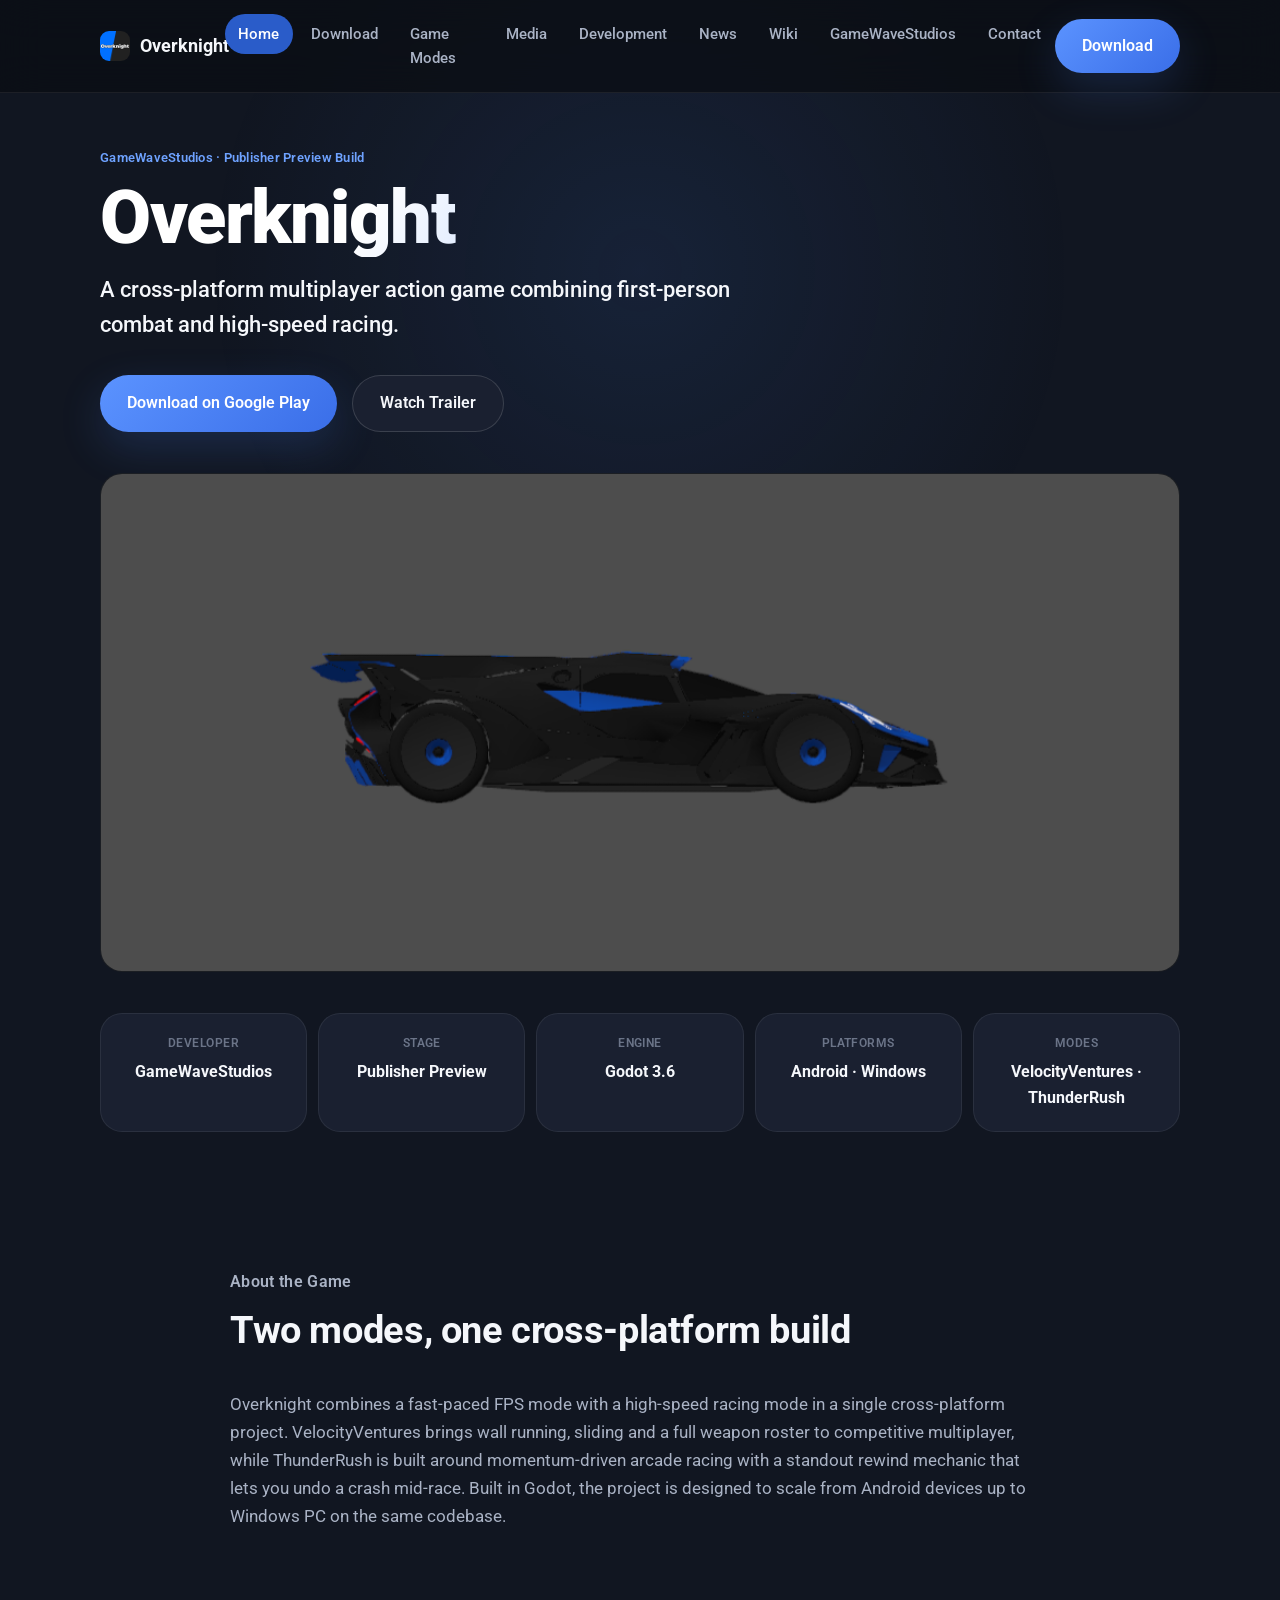
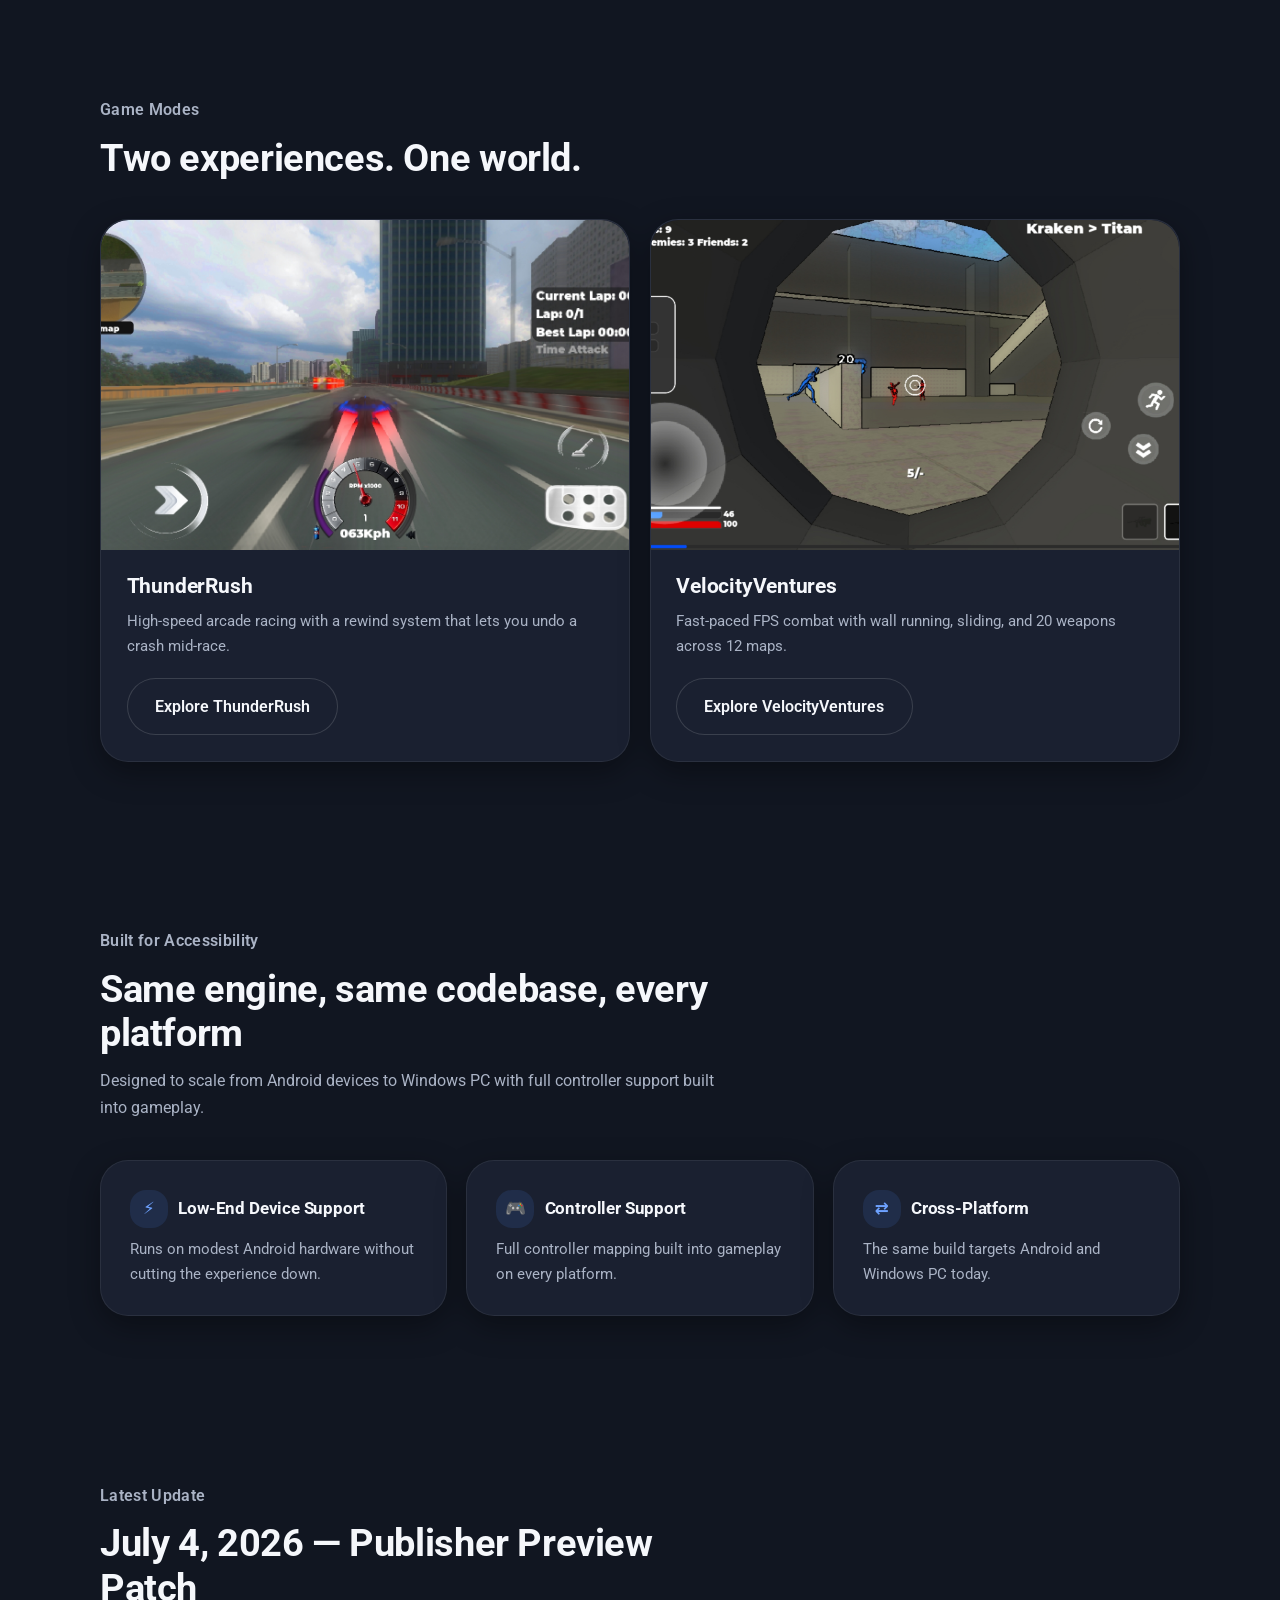
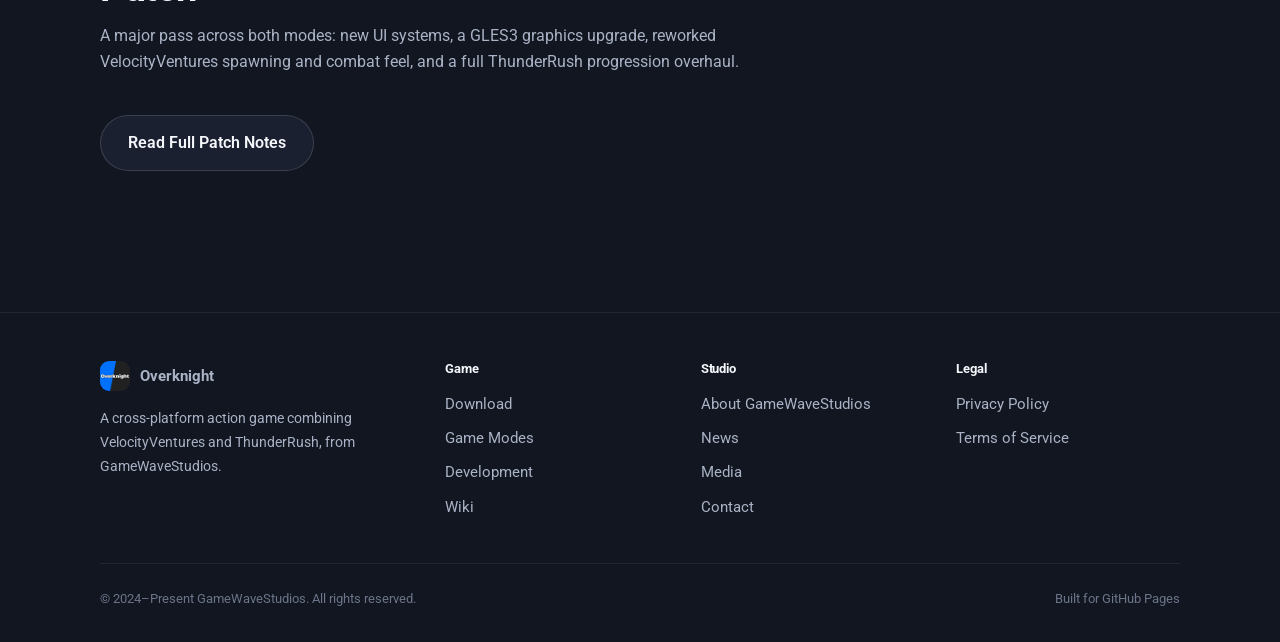
<file: index.html>
<!DOCTYPE html>
<html lang="en">
<head>
<meta charset="UTF-8">
<meta name="viewport" content="width=device-width, initial-scale=1.0">
<title>Overknight | Official Website</title>
<meta name="description" content="Overknight is a cross-platform multiplayer action game from GameWaveStudios, combining the VelocityVentures FPS mode and ThunderRush racing mode.">
<link rel="canonical" href="https://leslyleondev.github.io/overknight-website/index.html">
<link rel="icon" type="image/png" href="assets/icons/icon.png">
<link rel="stylesheet" href="css/main.css">
<meta property="og:type" content="website">
<meta property="og:title" content="Overknight | Official Website">
<meta property="og:description" content="Overknight is a cross-platform multiplayer action game from GameWaveStudios, combining the VelocityVentures FPS mode and ThunderRush racing mode.">
<meta property="og:image" content="https://leslyleondev.github.io/overknight-website/assets/img/social-share.jpg">
<meta property="og:url" content="https://leslyleondev.github.io/overknight-website/index.html">
<meta name="twitter:card" content="summary_large_image">
<meta name="twitter:title" content="Overknight | Official Website">
<meta name="twitter:description" content="Overknight is a cross-platform multiplayer action game from GameWaveStudios, combining the VelocityVentures FPS mode and ThunderRush racing mode.">
<meta name="twitter:image" content="https://leslyleondev.github.io/overknight-website/assets/img/social-share.jpg">
<script type="application/ld+json">
{
  "@context": "https://schema.org",
  "@type": "VideoGame",
  "name": "Overknight",
  "developer": { "@type": "Organization", "name": "GameWaveStudios" },
  "genre": ["Action", "Racing", "Shooter", "Parkour"],
  "gamePlatform": ["Android", "Windows"],
  "applicationCategory": "Game",
  "operatingSystem": "Android, Windows",
  "url": "https://leslyleondev.github.io/overknight-website/",
  "image": "https://leslyleondev.github.io/overknight-website/assets/img/social-share.jpg",
  "releaseNotes": "Publisher Preview build — both VelocityVentures and ThunderRush are playable today."
}
</script>
</head>
<body>

<header class="site-header">
  <nav class="nav">
    <a href="index.html" class="brand"><img src="assets/icons/icon.png" alt="Overknight icon" class="brand-mark"> Overknight</a>
    <ul class="nav-links">
      <li><a href="index.html">Home</a></li>
      <li><a href="download.html">Download</a></li>
      <li><a href="game-modes.html">Game Modes</a></li>
      <li><a href="media.html">Media</a></li>
      <li><a href="development.html">Development</a></li>
      <li><a href="news.html">News</a></li>
      <li><a href="wiki.html">Wiki</a></li>
      <li><a href="studio.html">GameWaveStudios</a></li>
      <li><a href="contact.html">Contact</a></li>
    </ul>
    <div class="nav-cta">
      <a href="download.html" class="btn btn-primary">Download</a>
      <button class="nav-toggle" aria-label="Toggle menu" aria-expanded="false">☰</button>
    </div>
  </nav>
</header>

<main>

  <section style="padding-top:9rem; padding-bottom:3rem;">
    <div class="wrap">
      <p class="eyebrow reveal">GameWaveStudios &middot; Publisher Preview Build</p>
      <h1 class="reveal" style="font-size:clamp(2.4rem,7vw,4.6rem); font-weight:900; letter-spacing:-0.02em; background:linear-gradient(120deg,#fff 25%,var(--blue-hi) 80%); -webkit-background-clip:text; background-clip:text; color:transparent; line-height:1.05;">
        Overknight
      </h1>
      <p class="reveal" style="font-size:clamp(1.05rem,2vw,1.35rem); color:var(--text-hi); font-weight:500; margin-top:0.9rem; max-width:640px;">
        A cross-platform multiplayer action game combining first-person combat and high-speed racing.
      </p>
      <div class="reveal" style="display:flex; gap:0.9rem; flex-wrap:wrap; margin-top:2rem;">
        <a href="https://play.google.com/store/apps/details?id=com.gamewavestudios.overknight" target="_blank" rel="noopener" class="btn btn-primary">Download on Google Play</a>
        <a href="media.html" class="btn btn-ghost">Watch Trailer</a>
      </div>

      <div class="reveal shot mt-lg" style="aspect-ratio:2340/1080;">
        <img src="assets/img/car-render-black-blue.jpg" alt="Overknight ThunderRush car render" loading="lazy">
      </div>

      <div class="stat-row reveal">
        <div class="stat-cell"><div class="k">Developer</div><div class="v">GameWaveStudios</div></div>
        <div class="stat-cell"><div class="k">Stage</div><div class="v">Publisher Preview</div></div>
        <div class="stat-cell"><div class="k">Engine</div><div class="v">Godot 3.6</div></div>
        <div class="stat-cell"><div class="k">Platforms</div><div class="v">Android &middot; Windows</div></div>
        <div class="stat-cell"><div class="k">Modes</div><div class="v">VelocityVentures &middot; ThunderRush</div></div>
      </div>
    </div>
  </section>

  <section>
    <div class="wrap" style="max-width:900px;">
      <div class="section-head reveal">
        <p class="eyebrow">About the Game</p>
        <h2>Two modes, one cross-platform build</h2>
      </div>
      <p class="reveal" style="font-size:1.06rem; color:var(--text-mid);">
        Overknight combines a fast-paced FPS mode with a high-speed racing mode in a single cross-platform project. VelocityVentures brings wall running, sliding and a full weapon roster to competitive multiplayer, while ThunderRush is built around momentum-driven arcade racing with a standout rewind mechanic that lets you undo a crash mid-race. Built in Godot, the project is designed to scale from Android devices up to Windows PC on the same codebase.
      </p>
    </div>
  </section>

  <section>
    <div class="wrap">
      <div class="section-head reveal">
        <p class="eyebrow">Game Modes</p>
        <h2>Two experiences. One world.</h2>
      </div>
      <div class="grid-2">
        <div class="panel reveal" style="padding:0; overflow:hidden;">
          <div class="shot" style="border-radius:var(--r-xl) var(--r-xl) 0 0; border:none; aspect-ratio:16/10;">
            <img src="assets/img/thunderrush-timeattack.jpg" alt="ThunderRush Time Attack gameplay" loading="lazy">
          </div>
          <div style="padding:1.6rem;">
            <h3 style="font-size:1.3rem; color:var(--text-hi);">ThunderRush</h3>
            <p style="margin:0.6rem 0 1.2rem; font-size:0.95rem;">High-speed arcade racing with a rewind system that lets you undo a crash mid-race.</p>
            <a href="game-modes.html#thunderrush" class="btn btn-ghost">Explore ThunderRush</a>
          </div>
        </div>
        <div class="panel reveal" style="padding:0; overflow:hidden;">
          <div class="shot" style="border-radius:var(--r-xl) var(--r-xl) 0 0; border:none; aspect-ratio:16/10;">
            <img src="assets/img/velocityventures-tdm.jpg" alt="VelocityVentures Team Deathmatch gameplay" loading="lazy">
          </div>
          <div style="padding:1.6rem;">
            <h3 style="font-size:1.3rem; color:var(--text-hi);">VelocityVentures</h3>
            <p style="margin:0.6rem 0 1.2rem; font-size:0.95rem;">Fast-paced FPS combat with wall running, sliding, and 20 weapons across 12 maps.</p>
            <a href="game-modes.html#velocityventures" class="btn btn-ghost">Explore VelocityVentures</a>
          </div>
        </div>
      </div>
    </div>
  </section>

  <section>
    <div class="wrap">
      <div class="section-head reveal">
        <p class="eyebrow">Built for Accessibility</p>
        <h2>Same engine, same codebase, every platform</h2>
        <p>Designed to scale from Android devices to Windows PC with full controller support built into gameplay.</p>
      </div>
      <div class="grid-3">
        <div class="panel feature-card reveal"><h3><span class="ic">&#9889;</span>Low-End Device Support</h3><p>Runs on modest Android hardware without cutting the experience down.</p></div>
        <div class="panel feature-card reveal"><h3><span class="ic">&#127918;</span>Controller Support</h3><p>Full controller mapping built into gameplay on every platform.</p></div>
        <div class="panel feature-card reveal"><h3><span class="ic">&#8644;</span>Cross-Platform</h3><p>The same build targets Android and Windows PC today.</p></div>
      </div>
    </div>
  </section>

  <section>
    <div class="wrap">
      <div class="section-head reveal">
        <p class="eyebrow">Latest Update</p>
        <h2>July 4, 2026 &mdash; Publisher Preview Patch</h2>
        <p>A major pass across both modes: new UI systems, a GLES3 graphics upgrade, reworked VelocityVentures spawning and combat feel, and a full ThunderRush progression overhaul.</p>
      </div>
      <a href="news.html" class="btn btn-ghost reveal">Read Full Patch Notes</a>
    </div>
  </section>

</main>

<footer class="site-footer">
  <div class="wrap">
    <div class="footer-grid">
      <div>
        <a href="index.html" class="brand" style="margin-bottom:1rem; display:flex;"><img src="assets/icons/icon.png" alt="Overknight icon" class="brand-mark"> Overknight</a>
        <p style="font-size:0.9rem;">A cross-platform action game combining VelocityVentures and ThunderRush, from GameWaveStudios.</p>
      </div>
      <div>
        <h4>Game</h4>
        <ul>
          <li><a href="download.html">Download</a></li>
          <li><a href="game-modes.html">Game Modes</a></li>
          <li><a href="development.html">Development</a></li>
          <li><a href="wiki.html">Wiki</a></li>
        </ul>
      </div>
      <div>
        <h4>Studio</h4>
        <ul>
          <li><a href="studio.html">About GameWaveStudios</a></li>
          <li><a href="news.html">News</a></li>
          <li><a href="media.html">Media</a></li>
          <li><a href="contact.html">Contact</a></li>
        </ul>
      </div>
      <div>
        <h4>Legal</h4>
        <ul>
          <li><a href="privacy.html">Privacy Policy</a></li>
          <li><a href="terms.html">Terms of Service</a></li>
        </ul>
      </div>
    </div>
    <div class="footer-bottom">
      <span>&copy; 2024&ndash;Present GameWaveStudios. All rights reserved.</span>
      <span>Built for GitHub Pages</span>
    </div>
  </div>
</footer>

<script src="js/main.js"></script>
</body>
</html>
</file>
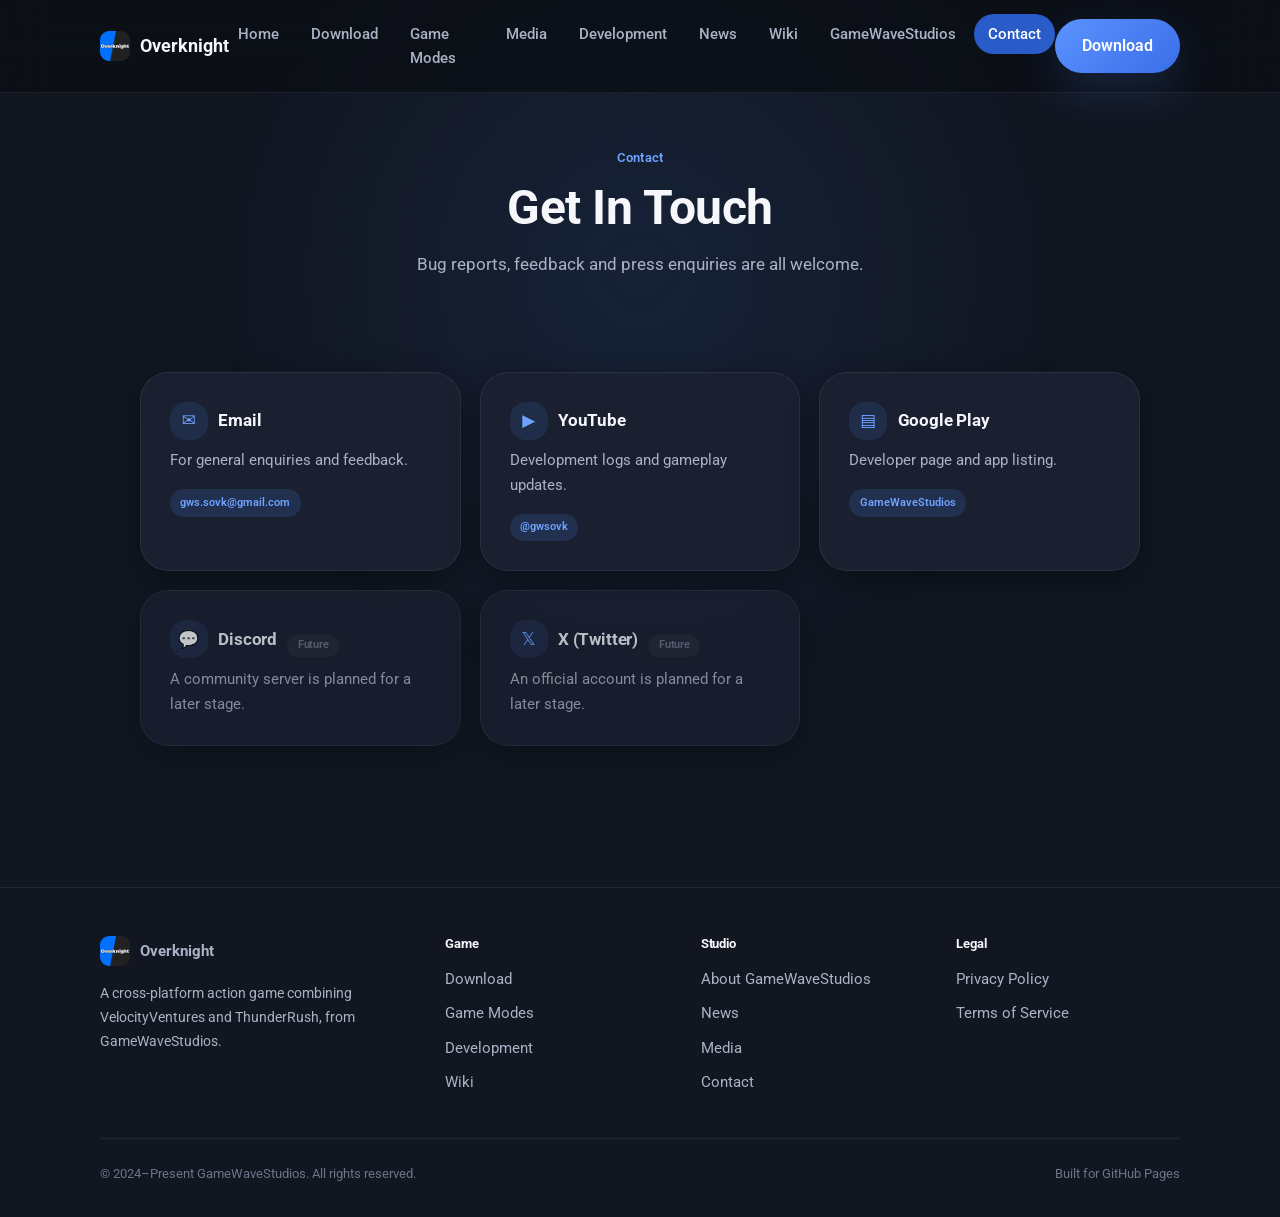
<file: contact.html>
<!DOCTYPE html>
<html lang="en">
<head>
<meta charset="UTF-8">
<meta name="viewport" content="width=device-width, initial-scale=1.0">
<title>Contact GameWaveStudios</title>
<meta name="description" content="Get in touch with GameWaveStudios for feedback, bug reports or press enquiries about Overknight.">
<link rel="canonical" href="https://leslyleondev.github.io/overknight-website/contact.html">
<link rel="icon" type="image/png" href="assets/icons/icon.png">
<link rel="stylesheet" href="css/main.css">
<meta property="og:type" content="website">
<meta property="og:title" content="Contact GameWaveStudios">
<meta property="og:description" content="Get in touch with GameWaveStudios for feedback, bug reports or press enquiries about Overknight.">
<meta property="og:image" content="https://leslyleondev.github.io/overknight-website/assets/img/social-share.jpg">
<meta property="og:url" content="https://leslyleondev.github.io/overknight-website/contact.html">
<meta name="twitter:card" content="summary_large_image">
<meta name="twitter:title" content="Contact GameWaveStudios">
<meta name="twitter:description" content="Get in touch with GameWaveStudios for feedback, bug reports or press enquiries about Overknight.">
<meta name="twitter:image" content="https://leslyleondev.github.io/overknight-website/assets/img/social-share.jpg">
</head>
<body>

<header class="site-header">
  <nav class="nav">
    <a href="index.html" class="brand"><img src="assets/icons/icon.png" alt="Overknight icon" class="brand-mark"> Overknight</a>
    <ul class="nav-links">
      <li><a href="index.html">Home</a></li>
      <li><a href="download.html">Download</a></li>
      <li><a href="game-modes.html">Game Modes</a></li>
      <li><a href="media.html">Media</a></li>
      <li><a href="development.html">Development</a></li>
      <li><a href="news.html">News</a></li>
      <li><a href="wiki.html">Wiki</a></li>
      <li><a href="studio.html">GameWaveStudios</a></li>
      <li><a href="contact.html">Contact</a></li>
    </ul>
    <div class="nav-cta">
      <a href="download.html" class="btn btn-primary">Download</a>
      <button class="nav-toggle" aria-label="Toggle menu" aria-expanded="false">☰</button>
    </div>
  </nav>
</header>

<main>

  <section style="padding-top:9rem; padding-bottom:1rem;">
    <div class="wrap text-center" style="max-width:700px;">
      <p class="eyebrow reveal">Contact</p>
      <h1 class="reveal" style="font-size:clamp(2rem,5vw,3rem);">Get In Touch</h1>
      <p class="reveal" style="margin-top:1rem; font-size:1.05rem;">Bug reports, feedback and press enquiries are all welcome.</p>
    </div>
  </section>

  <section>
    <div class="wrap">
      <div class="grid-3" style="max-width:1000px; margin:0 auto;">
        <div class="panel feature-card reveal"><h3><span class="ic">&#9993;</span>Email</h3><p>For general enquiries and feedback.</p><a href="mailto:gws.sovk@gmail.com" class="tag" style="margin-top:1rem;">gws.sovk@gmail.com</a></div>
        <div class="panel feature-card reveal"><h3><span class="ic">&#9654;</span>YouTube</h3><p>Development logs and gameplay updates.</p><a href="https://youtube.com/@gwsovk" target="_blank" rel="noopener" class="tag" style="margin-top:1rem;">@gwsovk</a></div>
        <div class="panel feature-card reveal"><h3><span class="ic">&#9636;</span>Google Play</h3><p>Developer page and app listing.</p><a href="https://play.google.com/store/apps/details?id=com.gamewavestudios.overknight" target="_blank" rel="noopener" class="tag" style="margin-top:1rem;">GameWaveStudios</a></div>
        <div class="panel feature-card reveal" style="opacity:0.75;"><h3><span class="ic">&#128172;</span>Discord<span class="tag soon">Future</span></h3><p>A community server is planned for a later stage.</p></div>
        <div class="panel feature-card reveal" style="opacity:0.75;"><h3><span class="ic">&#120143;</span>X (Twitter)<span class="tag soon">Future</span></h3><p>An official account is planned for a later stage.</p></div>
      </div>
    </div>
  </section>

</main>

<footer class="site-footer">
  <div class="wrap">
    <div class="footer-grid">
      <div>
        <a href="index.html" class="brand" style="margin-bottom:1rem; display:flex;"><img src="assets/icons/icon.png" alt="Overknight icon" class="brand-mark"> Overknight</a>
        <p style="font-size:0.9rem;">A cross-platform action game combining VelocityVentures and ThunderRush, from GameWaveStudios.</p>
      </div>
      <div>
        <h4>Game</h4>
        <ul>
          <li><a href="download.html">Download</a></li>
          <li><a href="game-modes.html">Game Modes</a></li>
          <li><a href="development.html">Development</a></li>
          <li><a href="wiki.html">Wiki</a></li>
        </ul>
      </div>
      <div>
        <h4>Studio</h4>
        <ul>
          <li><a href="studio.html">About GameWaveStudios</a></li>
          <li><a href="news.html">News</a></li>
          <li><a href="media.html">Media</a></li>
          <li><a href="contact.html">Contact</a></li>
        </ul>
      </div>
      <div>
        <h4>Legal</h4>
        <ul>
          <li><a href="privacy.html">Privacy Policy</a></li>
          <li><a href="terms.html">Terms of Service</a></li>
        </ul>
      </div>
    </div>
    <div class="footer-bottom">
      <span>&copy; 2024&ndash;Present GameWaveStudios. All rights reserved.</span>
      <span>Built for GitHub Pages</span>
    </div>
  </div>
</footer>

<script src="js/main.js"></script>
</body>
</html>
</file>
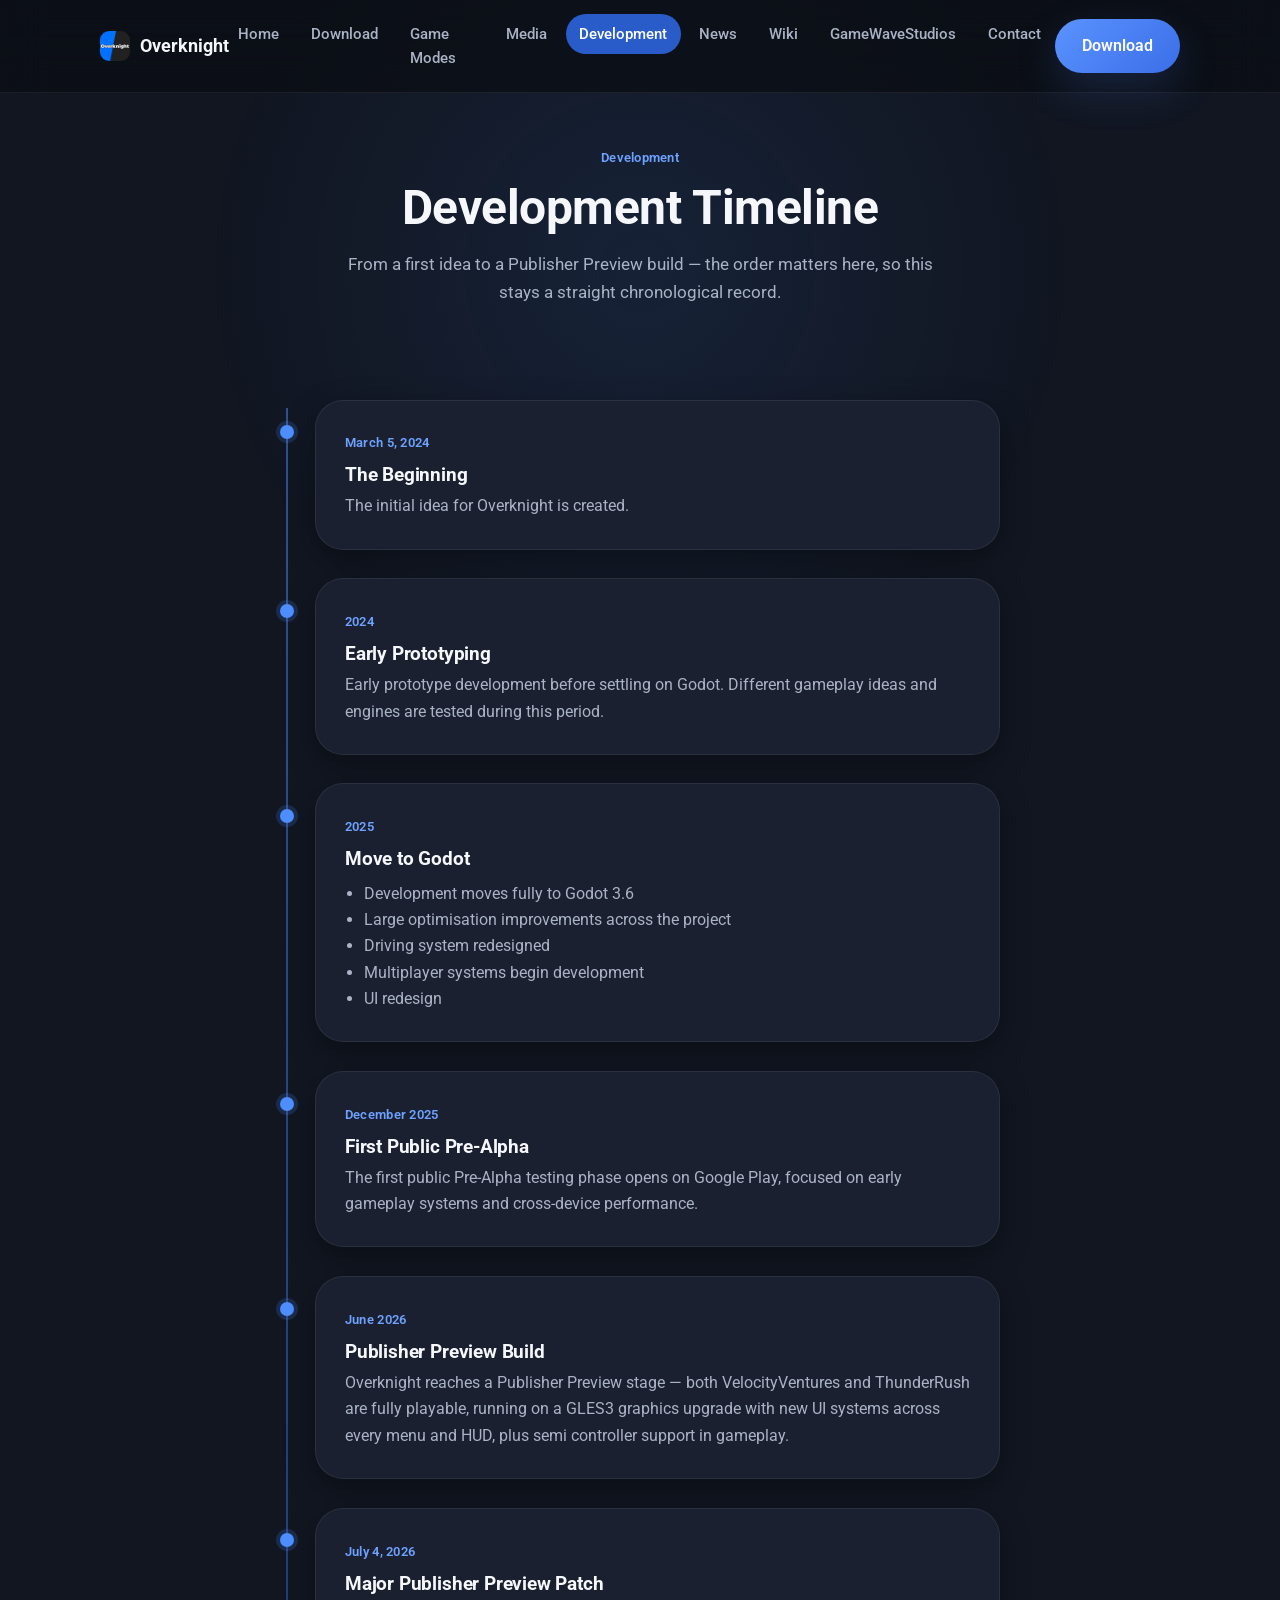
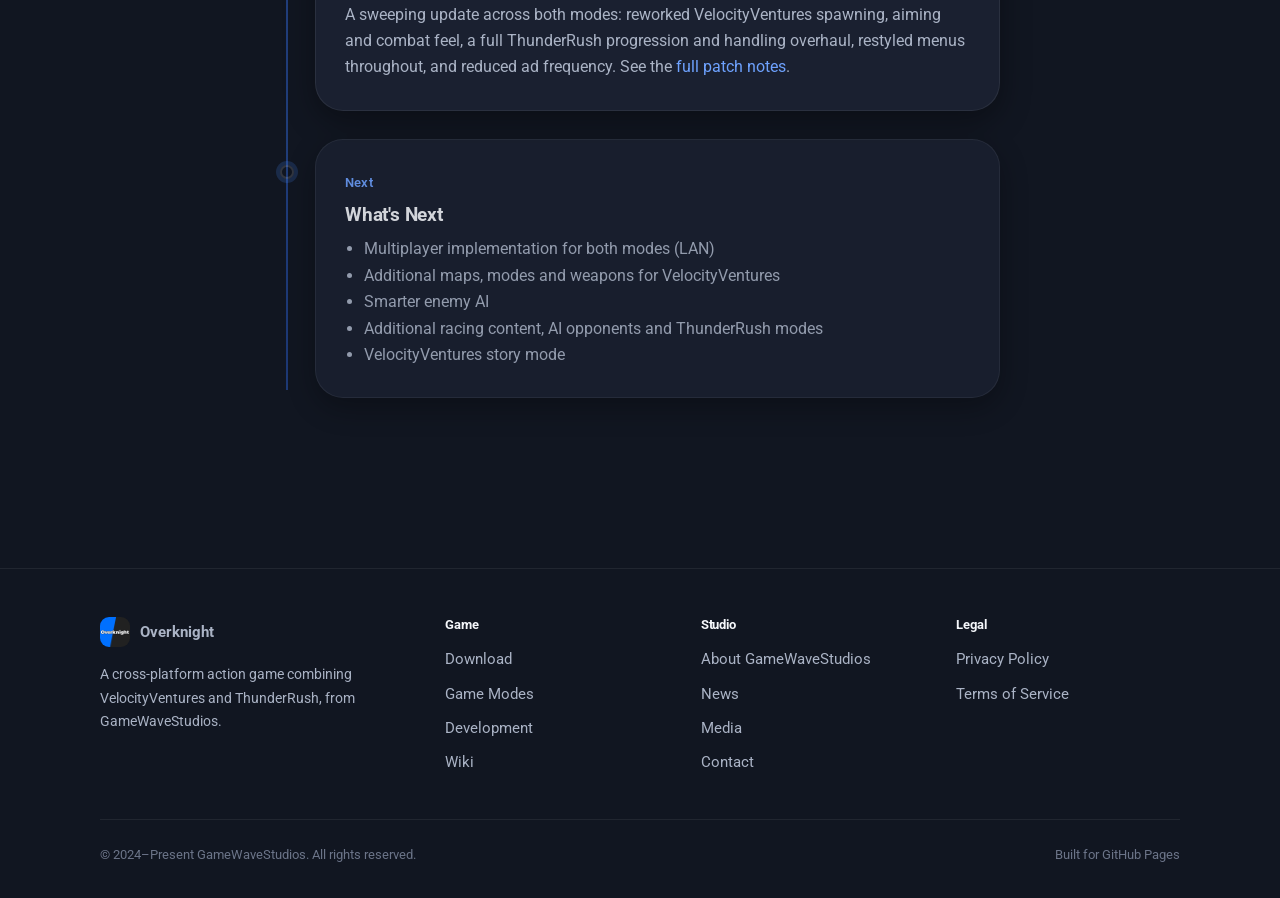
<file: development.html>
<!DOCTYPE html>
<html lang="en">
<head>
<meta charset="UTF-8">
<meta name="viewport" content="width=device-width, initial-scale=1.0">
<title>Overknight Development Timeline</title>
<meta name="description" content="Follow the development history of Overknight from its first idea in March 2024 through the Publisher Preview build and July 2026 patch.">
<link rel="canonical" href="https://leslyleondev.github.io/overknight-website/development.html">
<link rel="icon" type="image/png" href="assets/icons/icon.png">
<link rel="stylesheet" href="css/main.css">
<meta property="og:type" content="website">
<meta property="og:title" content="Overknight Development Timeline">
<meta property="og:description" content="Follow the development history of Overknight from its first idea in March 2024 through the Publisher Preview build and July 2026 patch.">
<meta property="og:image" content="https://leslyleondev.github.io/overknight-website/assets/img/social-share.jpg">
<meta property="og:url" content="https://leslyleondev.github.io/overknight-website/development.html">
<meta name="twitter:card" content="summary_large_image">
<meta name="twitter:title" content="Overknight Development Timeline">
<meta name="twitter:description" content="Follow the development history of Overknight from its first idea in March 2024 through the Publisher Preview build and July 2026 patch.">
<meta name="twitter:image" content="https://leslyleondev.github.io/overknight-website/assets/img/social-share.jpg">
</head>
<body>

<header class="site-header">
  <nav class="nav">
    <a href="index.html" class="brand"><img src="assets/icons/icon.png" alt="Overknight icon" class="brand-mark"> Overknight</a>
    <ul class="nav-links">
      <li><a href="index.html">Home</a></li>
      <li><a href="download.html">Download</a></li>
      <li><a href="game-modes.html">Game Modes</a></li>
      <li><a href="media.html">Media</a></li>
      <li><a href="development.html">Development</a></li>
      <li><a href="news.html">News</a></li>
      <li><a href="wiki.html">Wiki</a></li>
      <li><a href="studio.html">GameWaveStudios</a></li>
      <li><a href="contact.html">Contact</a></li>
    </ul>
    <div class="nav-cta">
      <a href="download.html" class="btn btn-primary">Download</a>
      <button class="nav-toggle" aria-label="Toggle menu" aria-expanded="false">☰</button>
    </div>
  </nav>
</header>

<main>

  <section style="padding-top:9rem; padding-bottom:1rem;">
    <div class="wrap text-center" style="max-width:700px;">
      <p class="eyebrow reveal">Development</p>
      <h1 class="reveal" style="font-size:clamp(2rem,5vw,3rem);">Development Timeline</h1>
      <p class="reveal" style="margin-top:1rem; font-size:1.05rem;">From a first idea to a Publisher Preview build &mdash; the order matters here, so this stays a straight chronological record.</p>
    </div>
  </section>

  <section>
    <div class="wrap" style="max-width:800px;">
      <div class="timeline">

        <div class="tl-item reveal">
          <div class="tl-dot"></div>
          <div class="panel tl-panel">
            <p class="eyebrow">March 5, 2024</p>
            <h3 style="color:var(--text-hi);">The Beginning</h3>
            <p>The initial idea for Overknight is created.</p>
          </div>
        </div>

        <div class="tl-item reveal">
          <div class="tl-dot"></div>
          <div class="panel tl-panel">
            <p class="eyebrow">2024</p>
            <h3 style="color:var(--text-hi);">Early Prototyping</h3>
            <p>Early prototype development before settling on Godot. Different gameplay ideas and engines are tested during this period.</p>
          </div>
        </div>

        <div class="tl-item reveal">
          <div class="tl-dot"></div>
          <div class="panel tl-panel">
            <p class="eyebrow">2025</p>
            <h3 style="color:var(--text-hi);">Move to Godot</h3>
            <ul style="margin-left:1.2rem; margin-top:0.6rem;">
              <li>Development moves fully to Godot 3.6</li>
              <li>Large optimisation improvements across the project</li>
              <li>Driving system redesigned</li>
              <li>Multiplayer systems begin development</li>
              <li>UI redesign</li>
            </ul>
          </div>
        </div>

        <div class="tl-item reveal">
          <div class="tl-dot"></div>
          <div class="panel tl-panel">
            <p class="eyebrow">December 2025</p>
            <h3 style="color:var(--text-hi);">First Public Pre-Alpha</h3>
            <p>The first public Pre-Alpha testing phase opens on Google Play, focused on early gameplay systems and cross-device performance.</p>
          </div>
        </div>

        <div class="tl-item reveal">
          <div class="tl-dot"></div>
          <div class="panel tl-panel">
            <p class="eyebrow">June 2026</p>
            <h3 style="color:var(--text-hi);">Publisher Preview Build</h3>
            <p>Overknight reaches a Publisher Preview stage &mdash; both VelocityVentures and ThunderRush are fully playable, running on a GLES3 graphics upgrade with new UI systems across every menu and HUD, plus semi controller support in gameplay.</p>
          </div>
        </div>

        <div class="tl-item reveal">
          <div class="tl-dot"></div>
          <div class="panel tl-panel">
            <p class="eyebrow">July 4, 2026</p>
            <h3 style="color:var(--text-hi);">Major Publisher Preview Patch</h3>
            <p>A sweeping update across both modes: reworked VelocityVentures spawning, aiming and combat feel, a full ThunderRush progression and handling overhaul, restyled menus throughout, and reduced ad frequency. See the <a href="news.html">full patch notes</a>.</p>
          </div>
        </div>

        <div class="tl-item reveal">
          <div class="tl-dot" style="background:transparent; border:2px solid var(--stroke-hi);"></div>
          <div class="panel tl-panel" style="opacity:0.85;">
            <p class="eyebrow">Next</p>
            <h3 style="color:var(--text-hi);">What's Next</h3>
            <ul style="margin-left:1.2rem; margin-top:0.6rem;">
              <li>Multiplayer implementation for both modes (LAN)</li>
              <li>Additional maps, modes and weapons for VelocityVentures</li>
              <li>Smarter enemy AI</li>
              <li>Additional racing content, AI opponents and ThunderRush modes</li>
              <li>VelocityVentures story mode</li>
            </ul>
          </div>
        </div>

      </div>
    </div>
  </section>

  <style>
    .timeline { position: relative; padding-left: 2.2rem; }
    .timeline::before {
      content: '';
      position: absolute; left: 6px; top: 8px; bottom: 8px; width: 2px;
      background: linear-gradient(180deg, var(--blue), var(--blue-dim));
      opacity: 0.5;
    }
    .tl-item { position: relative; margin-bottom: 1.8rem; }
    .tl-panel h3 { margin-bottom: 0.4rem; }
    .tl-dot {
      position: absolute; left: -2.2rem; top: 1.6rem;
      width: 14px; height: 14px; border-radius: 50%;
      background: var(--blue); box-shadow: 0 0 0 4px rgba(76,141,255,0.18);
    }
  </style>

</main>

<footer class="site-footer">
  <div class="wrap">
    <div class="footer-grid">
      <div>
        <a href="index.html" class="brand" style="margin-bottom:1rem; display:flex;"><img src="assets/icons/icon.png" alt="Overknight icon" class="brand-mark"> Overknight</a>
        <p style="font-size:0.9rem;">A cross-platform action game combining VelocityVentures and ThunderRush, from GameWaveStudios.</p>
      </div>
      <div>
        <h4>Game</h4>
        <ul>
          <li><a href="download.html">Download</a></li>
          <li><a href="game-modes.html">Game Modes</a></li>
          <li><a href="development.html">Development</a></li>
          <li><a href="wiki.html">Wiki</a></li>
        </ul>
      </div>
      <div>
        <h4>Studio</h4>
        <ul>
          <li><a href="studio.html">About GameWaveStudios</a></li>
          <li><a href="news.html">News</a></li>
          <li><a href="media.html">Media</a></li>
          <li><a href="contact.html">Contact</a></li>
        </ul>
      </div>
      <div>
        <h4>Legal</h4>
        <ul>
          <li><a href="privacy.html">Privacy Policy</a></li>
          <li><a href="terms.html">Terms of Service</a></li>
        </ul>
      </div>
    </div>
    <div class="footer-bottom">
      <span>&copy; 2024&ndash;Present GameWaveStudios. All rights reserved.</span>
      <span>Built for GitHub Pages</span>
    </div>
  </div>
</footer>

<script src="js/main.js"></script>
</body>
</html>
</file>
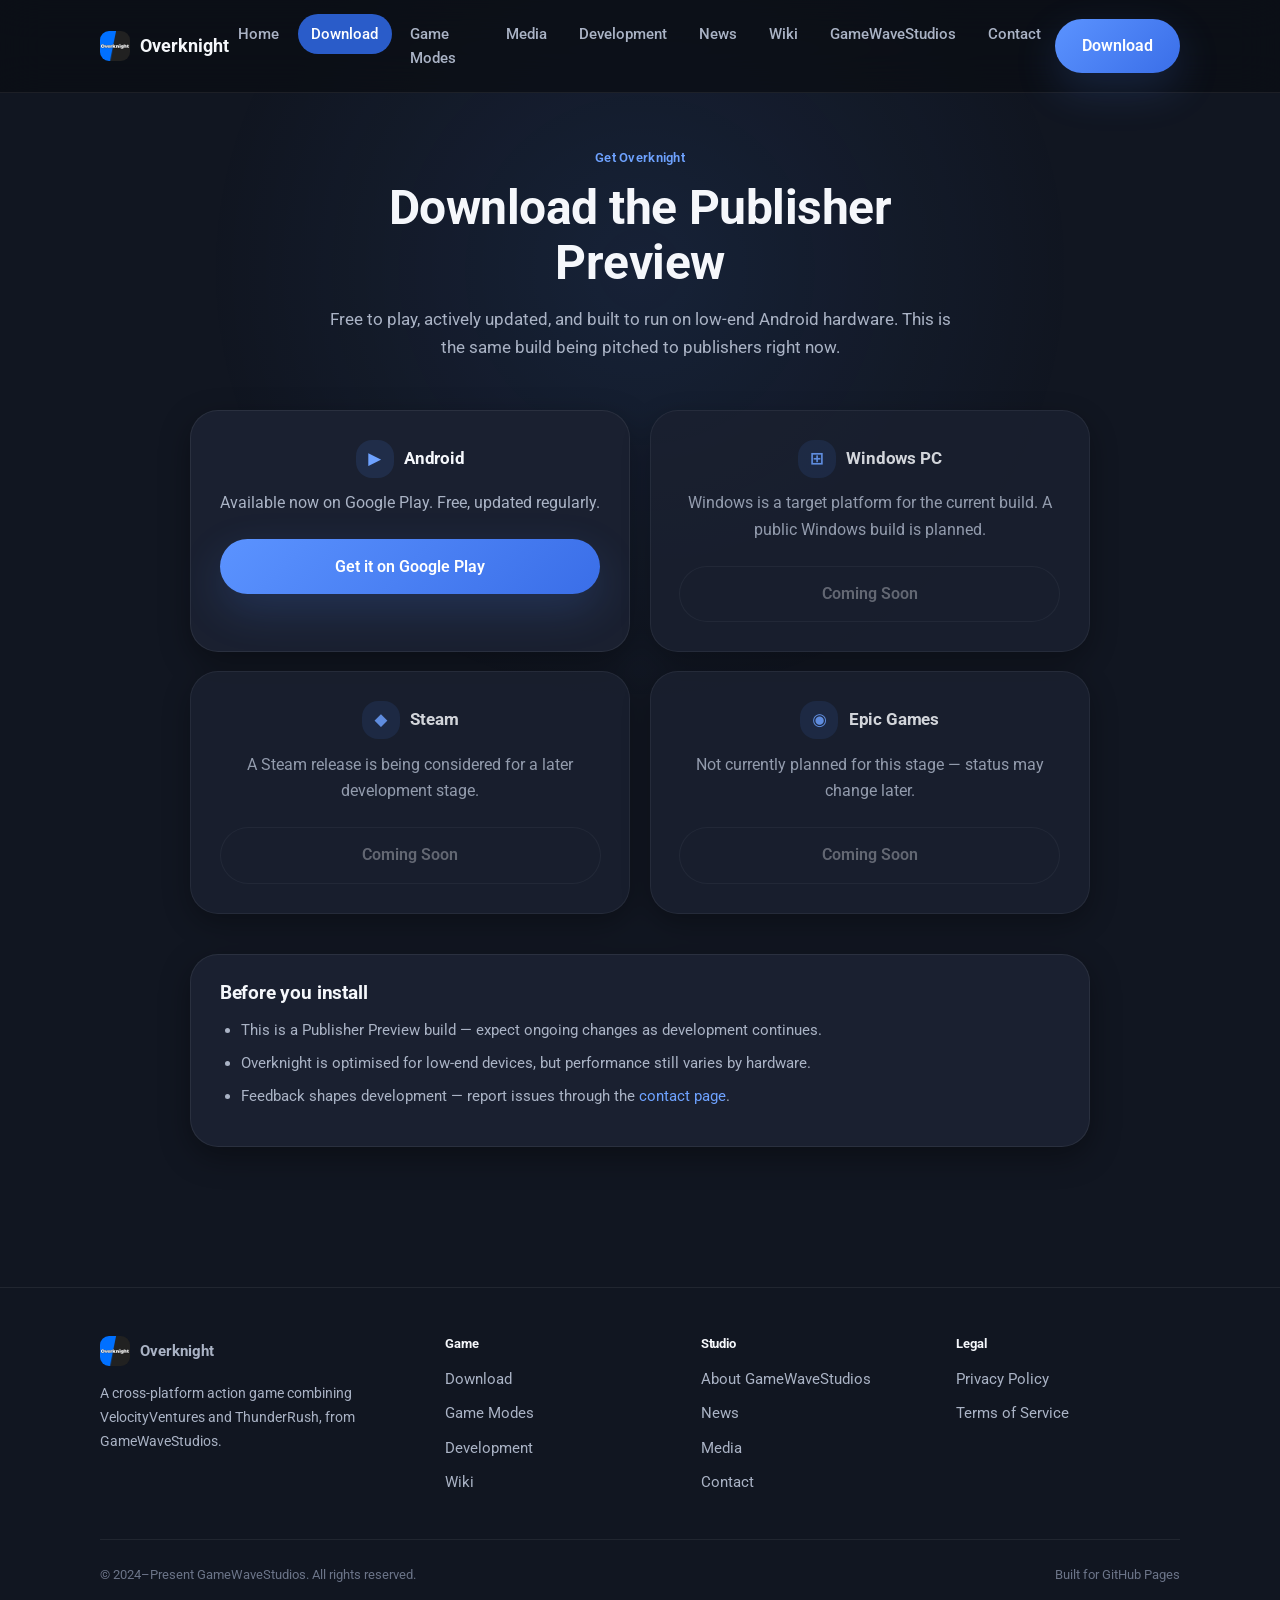
<file: download.html>
<!DOCTYPE html>
<html lang="en">
<head>
<meta charset="UTF-8">
<meta name="viewport" content="width=device-width, initial-scale=1.0">
<title>Download Overknight</title>
<meta name="description" content="Download the free Overknight Publisher Preview build on Google Play. Windows, Steam and Epic Games versions are coming soon.">
<link rel="canonical" href="https://leslyleondev.github.io/overknight-website/download.html">
<link rel="icon" type="image/png" href="assets/icons/icon.png">
<link rel="stylesheet" href="css/main.css">
<meta property="og:type" content="website">
<meta property="og:title" content="Download Overknight">
<meta property="og:description" content="Download the free Overknight Publisher Preview build on Google Play. Windows, Steam and Epic Games versions are coming soon.">
<meta property="og:image" content="https://leslyleondev.github.io/overknight-website/assets/img/social-share.jpg">
<meta property="og:url" content="https://leslyleondev.github.io/overknight-website/download.html">
<meta name="twitter:card" content="summary_large_image">
<meta name="twitter:title" content="Download Overknight">
<meta name="twitter:description" content="Download the free Overknight Publisher Preview build on Google Play. Windows, Steam and Epic Games versions are coming soon.">
<meta name="twitter:image" content="https://leslyleondev.github.io/overknight-website/assets/img/social-share.jpg">
</head>
<body>

<header class="site-header">
  <nav class="nav">
    <a href="index.html" class="brand"><img src="assets/icons/icon.png" alt="Overknight icon" class="brand-mark"> Overknight</a>
    <ul class="nav-links">
      <li><a href="index.html">Home</a></li>
      <li><a href="download.html">Download</a></li>
      <li><a href="game-modes.html">Game Modes</a></li>
      <li><a href="media.html">Media</a></li>
      <li><a href="development.html">Development</a></li>
      <li><a href="news.html">News</a></li>
      <li><a href="wiki.html">Wiki</a></li>
      <li><a href="studio.html">GameWaveStudios</a></li>
      <li><a href="contact.html">Contact</a></li>
    </ul>
    <div class="nav-cta">
      <a href="download.html" class="btn btn-primary">Download</a>
      <button class="nav-toggle" aria-label="Toggle menu" aria-expanded="false">☰</button>
    </div>
  </nav>
</header>

<main>

  <section style="padding-top:9rem; padding-bottom:2rem;">
    <div class="wrap text-center" style="max-width:720px;">
      <p class="eyebrow reveal">Get Overknight</p>
      <h1 class="reveal" style="font-size:clamp(2rem,5vw,3rem);">Download the Publisher Preview</h1>
      <p class="reveal" style="margin-top:1rem; font-size:1.05rem;">Free to play, actively updated, and built to run on low-end Android hardware. This is the same build being pitched to publishers right now.</p>
    </div>
  </section>

  <section style="padding-top:1rem;">
    <div class="wrap">
      <div class="grid-2" style="max-width:900px; margin:0 auto;">

        <div class="panel reveal text-center">
          <div class="feature-card"><h3 style="justify-content:center;"><span class="ic">&#9654;</span>Android</h3></div>
          <p style="margin:0.8rem 0 1.4rem;">Available now on Google Play. Free, updated regularly.</p>
          <a href="https://play.google.com/store/apps/details?id=com.gamewavestudios.overknight" target="_blank" rel="noopener" class="btn btn-primary btn-block">Get it on Google Play</a>
        </div>

        <div class="panel reveal text-center" style="opacity:0.85;">
          <div class="feature-card"><h3 style="justify-content:center;"><span class="ic">&#8862;</span>Windows PC</h3></div>
          <p style="margin:0.8rem 0 1.4rem;">Windows is a target platform for the current build. A public Windows build is planned.</p>
          <span class="btn btn-ghost btn-block is-disabled">Coming Soon</span>
        </div>

        <div class="panel reveal text-center" style="opacity:0.85;">
          <div class="feature-card"><h3 style="justify-content:center;"><span class="ic">&#9670;</span>Steam</h3></div>
          <p style="margin:0.8rem 0 1.4rem;">A Steam release is being considered for a later development stage.</p>
          <span class="btn btn-ghost btn-block is-disabled">Coming Soon</span>
        </div>

        <div class="panel reveal text-center" style="opacity:0.85;">
          <div class="feature-card"><h3 style="justify-content:center;"><span class="ic">&#9673;</span>Epic Games</h3></div>
          <p style="margin:0.8rem 0 1.4rem;">Not currently planned for this stage &mdash; status may change later.</p>
          <span class="btn btn-ghost btn-block is-disabled">Coming Soon</span>
        </div>

      </div>

      <div class="panel reveal mt-lg" style="max-width:900px; margin:2.5rem auto 0;">
        <h3 style="color:var(--text-hi); margin-bottom:0.8rem;">Before you install</h3>
        <ul style="margin-left:1.3rem; font-size:0.95rem;">
          <li style="margin-bottom:0.5rem;">This is a Publisher Preview build &mdash; expect ongoing changes as development continues.</li>
          <li style="margin-bottom:0.5rem;">Overknight is optimised for low-end devices, but performance still varies by hardware.</li>
          <li style="margin-bottom:0.5rem;">Feedback shapes development &mdash; report issues through the <a href="contact.html">contact page</a>.</li>
        </ul>
      </div>
    </div>
  </section>

</main>

<footer class="site-footer">
  <div class="wrap">
    <div class="footer-grid">
      <div>
        <a href="index.html" class="brand" style="margin-bottom:1rem; display:flex;"><img src="assets/icons/icon.png" alt="Overknight icon" class="brand-mark"> Overknight</a>
        <p style="font-size:0.9rem;">A cross-platform action game combining VelocityVentures and ThunderRush, from GameWaveStudios.</p>
      </div>
      <div>
        <h4>Game</h4>
        <ul>
          <li><a href="download.html">Download</a></li>
          <li><a href="game-modes.html">Game Modes</a></li>
          <li><a href="development.html">Development</a></li>
          <li><a href="wiki.html">Wiki</a></li>
        </ul>
      </div>
      <div>
        <h4>Studio</h4>
        <ul>
          <li><a href="studio.html">About GameWaveStudios</a></li>
          <li><a href="news.html">News</a></li>
          <li><a href="media.html">Media</a></li>
          <li><a href="contact.html">Contact</a></li>
        </ul>
      </div>
      <div>
        <h4>Legal</h4>
        <ul>
          <li><a href="privacy.html">Privacy Policy</a></li>
          <li><a href="terms.html">Terms of Service</a></li>
        </ul>
      </div>
    </div>
    <div class="footer-bottom">
      <span>&copy; 2024&ndash;Present GameWaveStudios. All rights reserved.</span>
      <span>Built for GitHub Pages</span>
    </div>
  </div>
</footer>

<script src="js/main.js"></script>
</body>
</html>
</file>
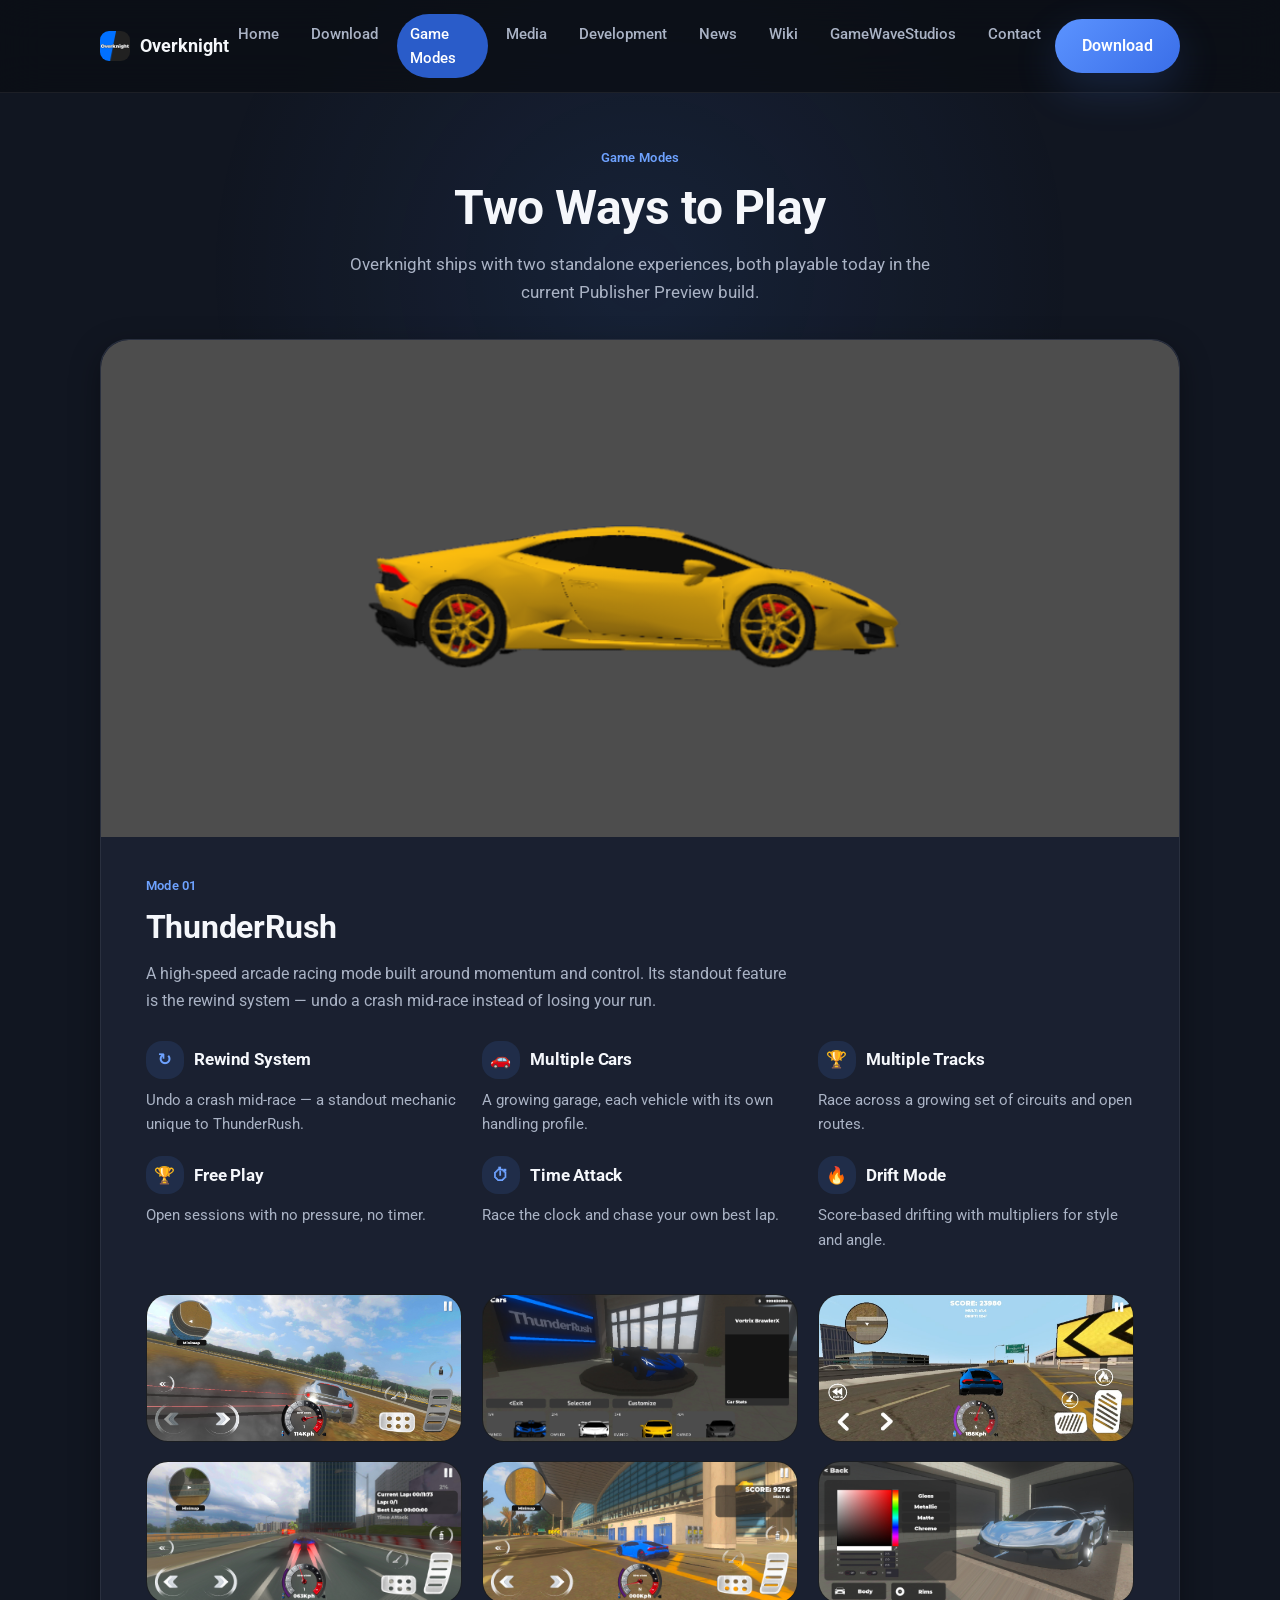
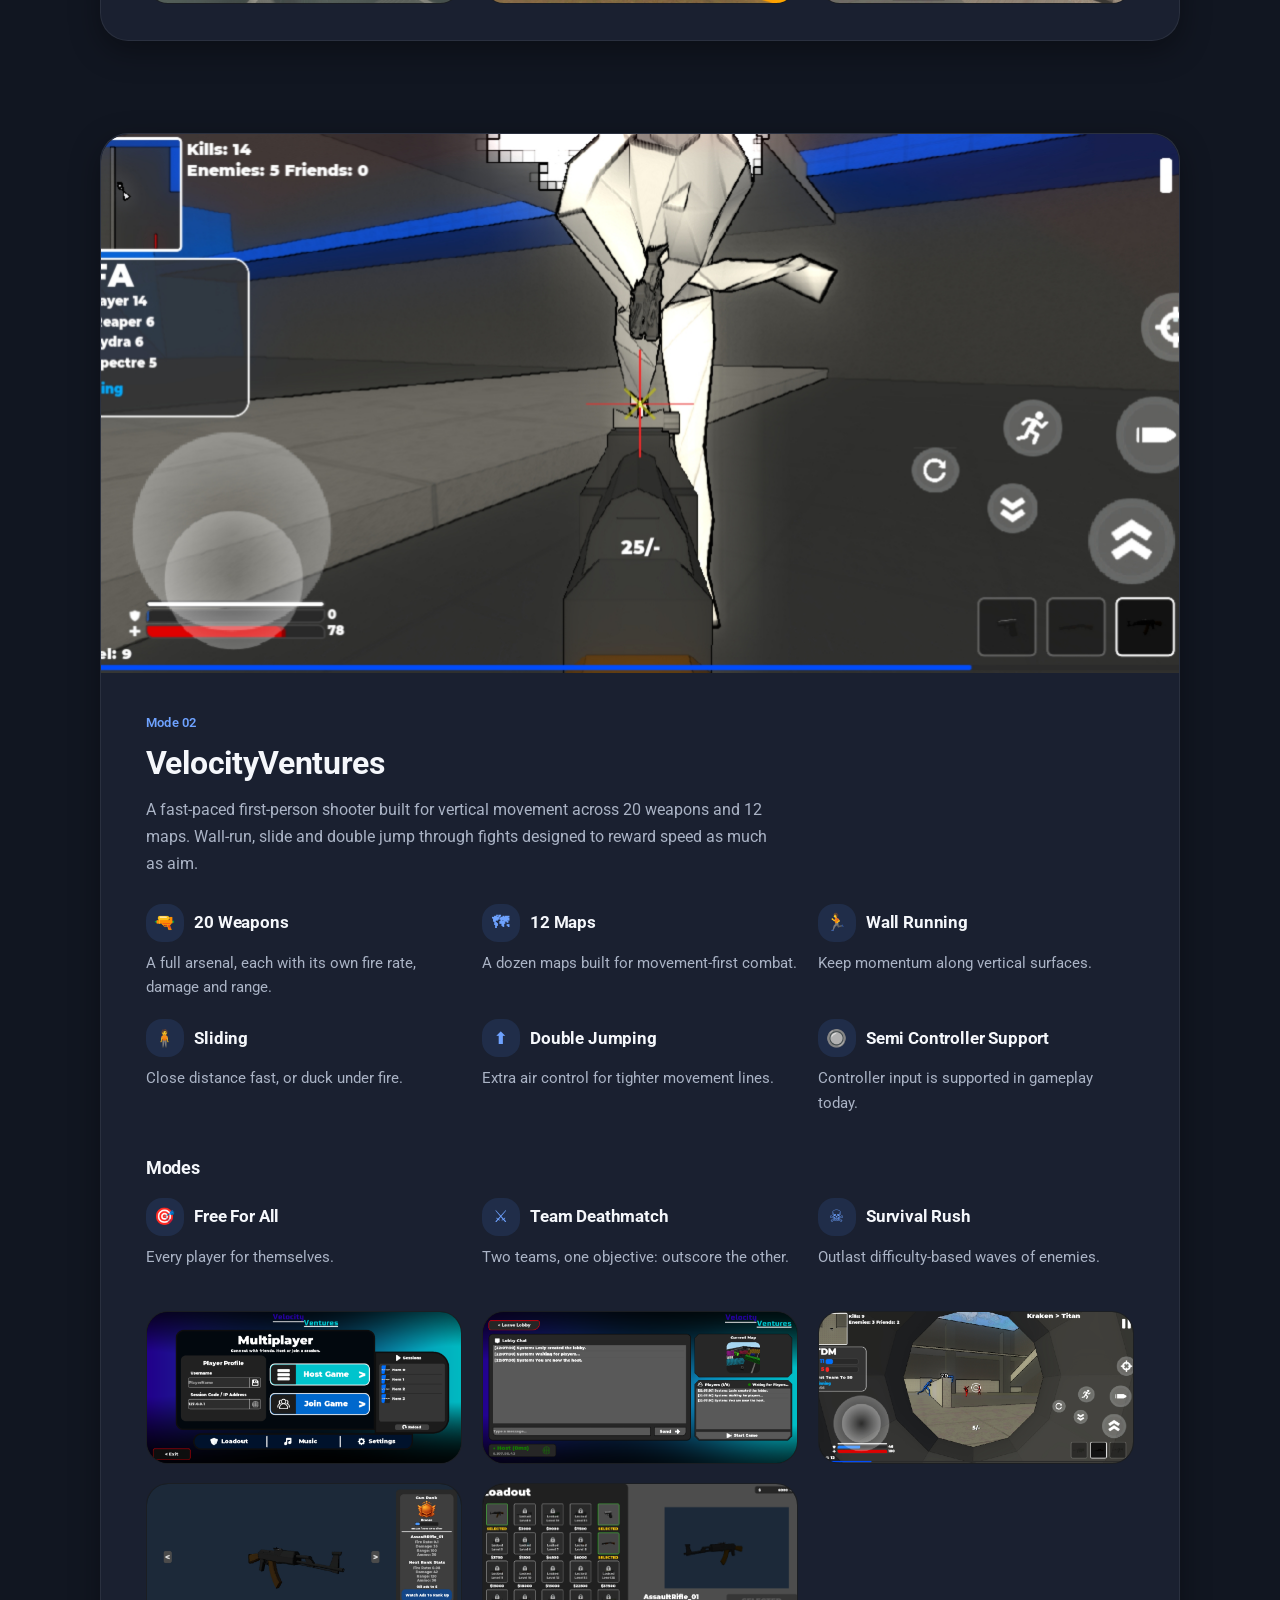
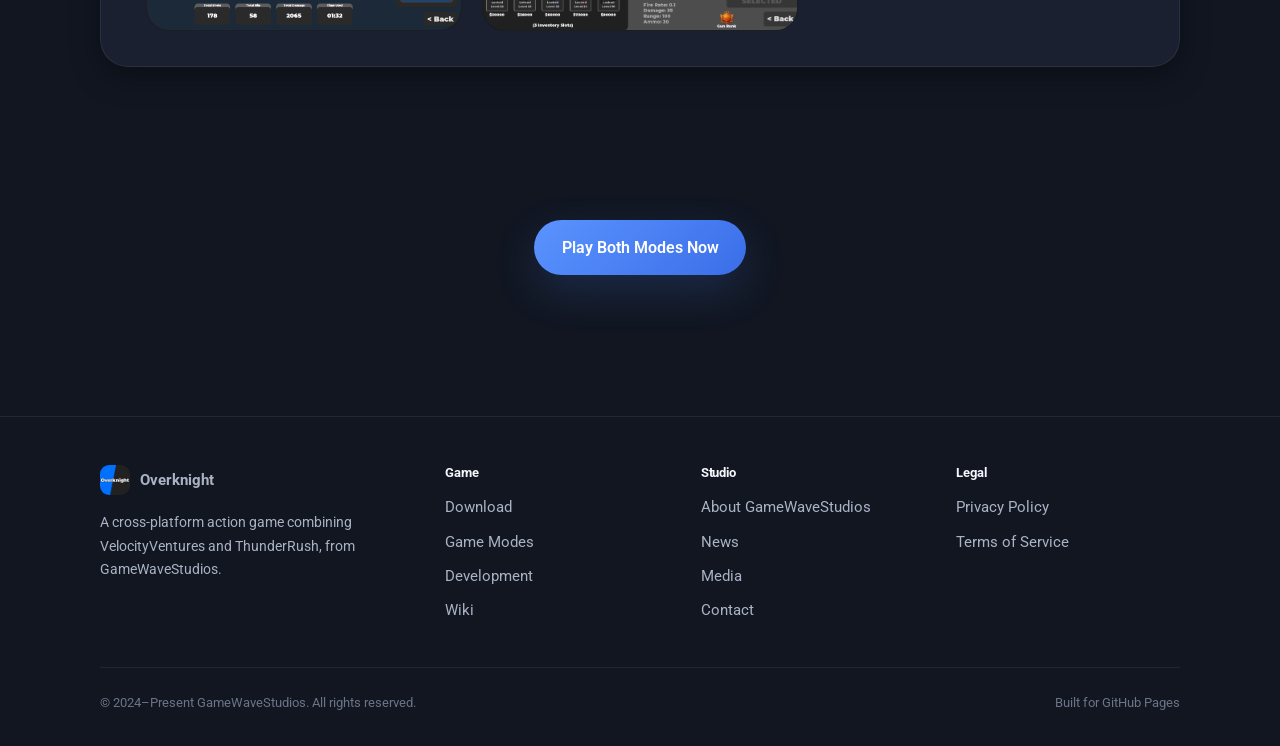
<file: game-modes.html>
<!DOCTYPE html>
<html lang="en">
<head>
<meta charset="UTF-8">
<meta name="viewport" content="width=device-width, initial-scale=1.0">
<title>Game Modes | Overknight</title>
<meta name="description" content="Explore ThunderRush arcade racing with its signature rewind system, and VelocityVentures FPS combat across 20 weapons and 12 maps.">
<link rel="canonical" href="https://leslyleondev.github.io/overknight-website/game-modes.html">
<link rel="icon" type="image/png" href="assets/icons/icon.png">
<link rel="stylesheet" href="css/main.css">
<meta property="og:type" content="website">
<meta property="og:title" content="Game Modes | Overknight">
<meta property="og:description" content="Explore ThunderRush arcade racing with its signature rewind system, and VelocityVentures FPS combat across 20 weapons and 12 maps.">
<meta property="og:image" content="https://leslyleondev.github.io/overknight-website/assets/img/social-share.jpg">
<meta property="og:url" content="https://leslyleondev.github.io/overknight-website/game-modes.html">
<meta name="twitter:card" content="summary_large_image">
<meta name="twitter:title" content="Game Modes | Overknight">
<meta name="twitter:description" content="Explore ThunderRush arcade racing with its signature rewind system, and VelocityVentures FPS combat across 20 weapons and 12 maps.">
<meta name="twitter:image" content="https://leslyleondev.github.io/overknight-website/assets/img/social-share.jpg">
</head>
<body>

<header class="site-header">
  <nav class="nav">
    <a href="index.html" class="brand"><img src="assets/icons/icon.png" alt="Overknight icon" class="brand-mark"> Overknight</a>
    <ul class="nav-links">
      <li><a href="index.html">Home</a></li>
      <li><a href="download.html">Download</a></li>
      <li><a href="game-modes.html">Game Modes</a></li>
      <li><a href="media.html">Media</a></li>
      <li><a href="development.html">Development</a></li>
      <li><a href="news.html">News</a></li>
      <li><a href="wiki.html">Wiki</a></li>
      <li><a href="studio.html">GameWaveStudios</a></li>
      <li><a href="contact.html">Contact</a></li>
    </ul>
    <div class="nav-cta">
      <a href="download.html" class="btn btn-primary">Download</a>
      <button class="nav-toggle" aria-label="Toggle menu" aria-expanded="false">☰</button>
    </div>
  </nav>
</header>

<main>

  <section style="padding-top:9rem; padding-bottom:1.5rem;">
    <div class="wrap text-center" style="max-width:700px;">
      <p class="eyebrow reveal">Game Modes</p>
      <h1 class="reveal" style="font-size:clamp(2rem,5vw,3rem);">Two Ways to Play</h1>
      <p class="reveal" style="margin-top:1rem; font-size:1.05rem;">Overknight ships with two standalone experiences, both playable today in the current Publisher Preview build.</p>
    </div>
  </section>

  <section id="thunderrush" style="padding-top:0.5rem;">
    <div class="wrap">
      <div class="panel reveal" style="padding:0; overflow:hidden;">
        <div class="shot" style="border-radius:var(--r-xl) var(--r-xl) 0 0; border:none; aspect-ratio:2340/1080;">
          <img src="assets/img/car-render-yellow.jpg" alt="ThunderRush vehicle render" loading="lazy">
        </div>
        <div style="padding:2.2rem clamp(1.5rem,4vw,2.8rem);">
          <p class="eyebrow">Mode 01</p>
          <h2 style="font-size:clamp(1.5rem,3vw,2rem); color:var(--text-hi);">ThunderRush</h2>
          <p style="margin:1rem 0 1.6rem; max-width:640px; font-size:1.02rem;">A high-speed arcade racing mode built around momentum and control. Its standout feature is the rewind system &mdash; undo a crash mid-race instead of losing your run.</p>

          <div class="grid-3" style="margin-top:1.5rem;">
            <div class="feature-card"><h3><span class="ic">&#8635;</span>Rewind System</h3><p>Undo a crash mid-race &mdash; a standout mechanic unique to ThunderRush.</p></div>
            <div class="feature-card"><h3><span class="ic">&#128663;</span>Multiple Cars</h3><p>A growing garage, each vehicle with its own handling profile.</p></div>
            <div class="feature-card"><h3><span class="ic">&#127942;</span>Multiple Tracks</h3><p>Race across a growing set of circuits and open routes.</p></div>
            <div class="feature-card"><h3><span class="ic">&#127942;</span>Free Play</h3><p>Open sessions with no pressure, no timer.</p></div>
            <div class="feature-card"><h3><span class="ic">&#9201;</span>Time Attack</h3><p>Race the clock and chase your own best lap.</p></div>
            <div class="feature-card"><h3><span class="ic">&#128293;</span>Drift Mode</h3><p>Score-based drifting with multipliers for style and angle.</p></div>
          </div>

          <div class="grid-3 mt-lg">
            <div class="shot reveal"><img src="assets/img/thunderrush-mainmenu.png" alt="ThunderRush main menu with car garage" loading="lazy"></div>
            <div class="shot reveal"><img src="assets/img/thunderrush-garage.jpg" alt="ThunderRush car selection screen" loading="lazy"></div>
            <div class="shot reveal"><img src="assets/img/thunderrush-drift-hud.png" alt="ThunderRush drift mode HUD showing score and multiplier" loading="lazy"></div>
            <div class="shot reveal"><img src="assets/img/thunderrush-timeattack.jpg" alt="ThunderRush Time Attack HUD" loading="lazy"></div>
            <div class="shot reveal"><img src="assets/img/thunderrush-airport.jpg" alt="ThunderRush airport map environment" loading="lazy"></div>
            <div class="shot reveal"><img src="assets/img/car-customize.png" alt="ThunderRush car paint customization screen" loading="lazy"></div>
          </div>
        </div>
      </div>
    </div>
  </section>

  <section id="velocityventures" style="padding-top:1rem;">
    <div class="wrap">
      <div class="panel reveal" style="padding:0; overflow:hidden;">
        <div class="shot" style="border-radius:var(--r-xl) var(--r-xl) 0 0; border:none; aspect-ratio:16/8;">
          <img src="assets/img/velocityventures-ffa.jpg" alt="VelocityVentures Free For All gameplay" loading="lazy">
        </div>
        <div style="padding:2.2rem clamp(1.5rem,4vw,2.8rem);">
          <p class="eyebrow">Mode 02</p>
          <h2 style="font-size:clamp(1.5rem,3vw,2rem); color:var(--text-hi);">VelocityVentures</h2>
          <p style="margin:1rem 0 1.6rem; max-width:640px; font-size:1.02rem;">A fast-paced first-person shooter built for vertical movement across 20 weapons and 12 maps. Wall-run, slide and double jump through fights designed to reward speed as much as aim.</p>

          <div class="grid-3" style="margin-top:1.5rem;">
            <div class="feature-card"><h3><span class="ic">&#128299;</span>20 Weapons</h3><p>A full arsenal, each with its own fire rate, damage and range.</p></div>
            <div class="feature-card"><h3><span class="ic">&#128506;</span>12 Maps</h3><p>A dozen maps built for movement-first combat.</p></div>
            <div class="feature-card"><h3><span class="ic">&#127939;</span>Wall Running</h3><p>Keep momentum along vertical surfaces.</p></div>
            <div class="feature-card"><h3><span class="ic">&#129485;</span>Sliding</h3><p>Close distance fast, or duck under fire.</p></div>
            <div class="feature-card"><h3><span class="ic">&#11014;</span>Double Jumping</h3><p>Extra air control for tighter movement lines.</p></div>
            <div class="feature-card"><h3><span class="ic">&#128280;</span>Semi Controller Support</h3><p>Controller input is supported in gameplay today.</p></div>
          </div>

          <div class="section-head mt-lg" style="margin-bottom:1.2rem;">
            <h3 style="color:var(--text-hi); font-size:1.15rem;">Modes</h3>
          </div>
          <div class="grid-3">
            <div class="feature-card"><h3><span class="ic">&#127919;</span>Free For All</h3><p>Every player for themselves.</p></div>
            <div class="feature-card"><h3><span class="ic">&#9876;</span>Team Deathmatch</h3><p>Two teams, one objective: outscore the other.</p></div>
            <div class="feature-card"><h3><span class="ic">&#9760;</span>Survival Rush</h3><p>Outlast difficulty-based waves of enemies.</p></div>
          </div>

          <div class="grid-3 mt-lg">
            <div class="shot reveal"><img src="assets/img/velocityventures-multiplayer.png" alt="VelocityVentures multiplayer host and join screen" loading="lazy"></div>
            <div class="shot reveal"><img src="assets/img/velocityventures-lobby.png" alt="VelocityVentures lobby chat and player list" loading="lazy"></div>
            <div class="shot reveal"><img src="assets/img/velocityventures-tdm.jpg" alt="VelocityVentures Team Deathmatch combat" loading="lazy"></div>
            <div class="shot reveal"><img src="assets/img/velocityventures-gunrank.jpg" alt="VelocityVentures weapon rank progression screen" loading="lazy"></div>
            <div class="shot reveal"><img src="assets/img/loadout-screen.jpg" alt="VelocityVentures loadout and weapon unlock screen" loading="lazy"></div>
          </div>
        </div>
      </div>
    </div>
  </section>

  <section class="text-center">
    <div class="wrap">
      <a href="https://play.google.com/store/apps/details?id=com.gamewavestudios.overknight" target="_blank" rel="noopener" class="btn btn-primary reveal">Play Both Modes Now</a>
    </div>
  </section>

</main>

<footer class="site-footer">
  <div class="wrap">
    <div class="footer-grid">
      <div>
        <a href="index.html" class="brand" style="margin-bottom:1rem; display:flex;"><img src="assets/icons/icon.png" alt="Overknight icon" class="brand-mark"> Overknight</a>
        <p style="font-size:0.9rem;">A cross-platform action game combining VelocityVentures and ThunderRush, from GameWaveStudios.</p>
      </div>
      <div>
        <h4>Game</h4>
        <ul>
          <li><a href="download.html">Download</a></li>
          <li><a href="game-modes.html">Game Modes</a></li>
          <li><a href="development.html">Development</a></li>
          <li><a href="wiki.html">Wiki</a></li>
        </ul>
      </div>
      <div>
        <h4>Studio</h4>
        <ul>
          <li><a href="studio.html">About GameWaveStudios</a></li>
          <li><a href="news.html">News</a></li>
          <li><a href="media.html">Media</a></li>
          <li><a href="contact.html">Contact</a></li>
        </ul>
      </div>
      <div>
        <h4>Legal</h4>
        <ul>
          <li><a href="privacy.html">Privacy Policy</a></li>
          <li><a href="terms.html">Terms of Service</a></li>
        </ul>
      </div>
    </div>
    <div class="footer-bottom">
      <span>&copy; 2024&ndash;Present GameWaveStudios. All rights reserved.</span>
      <span>Built for GitHub Pages</span>
    </div>
  </div>
</footer>

<script src="js/main.js"></script>
</body>
</html>
</file>
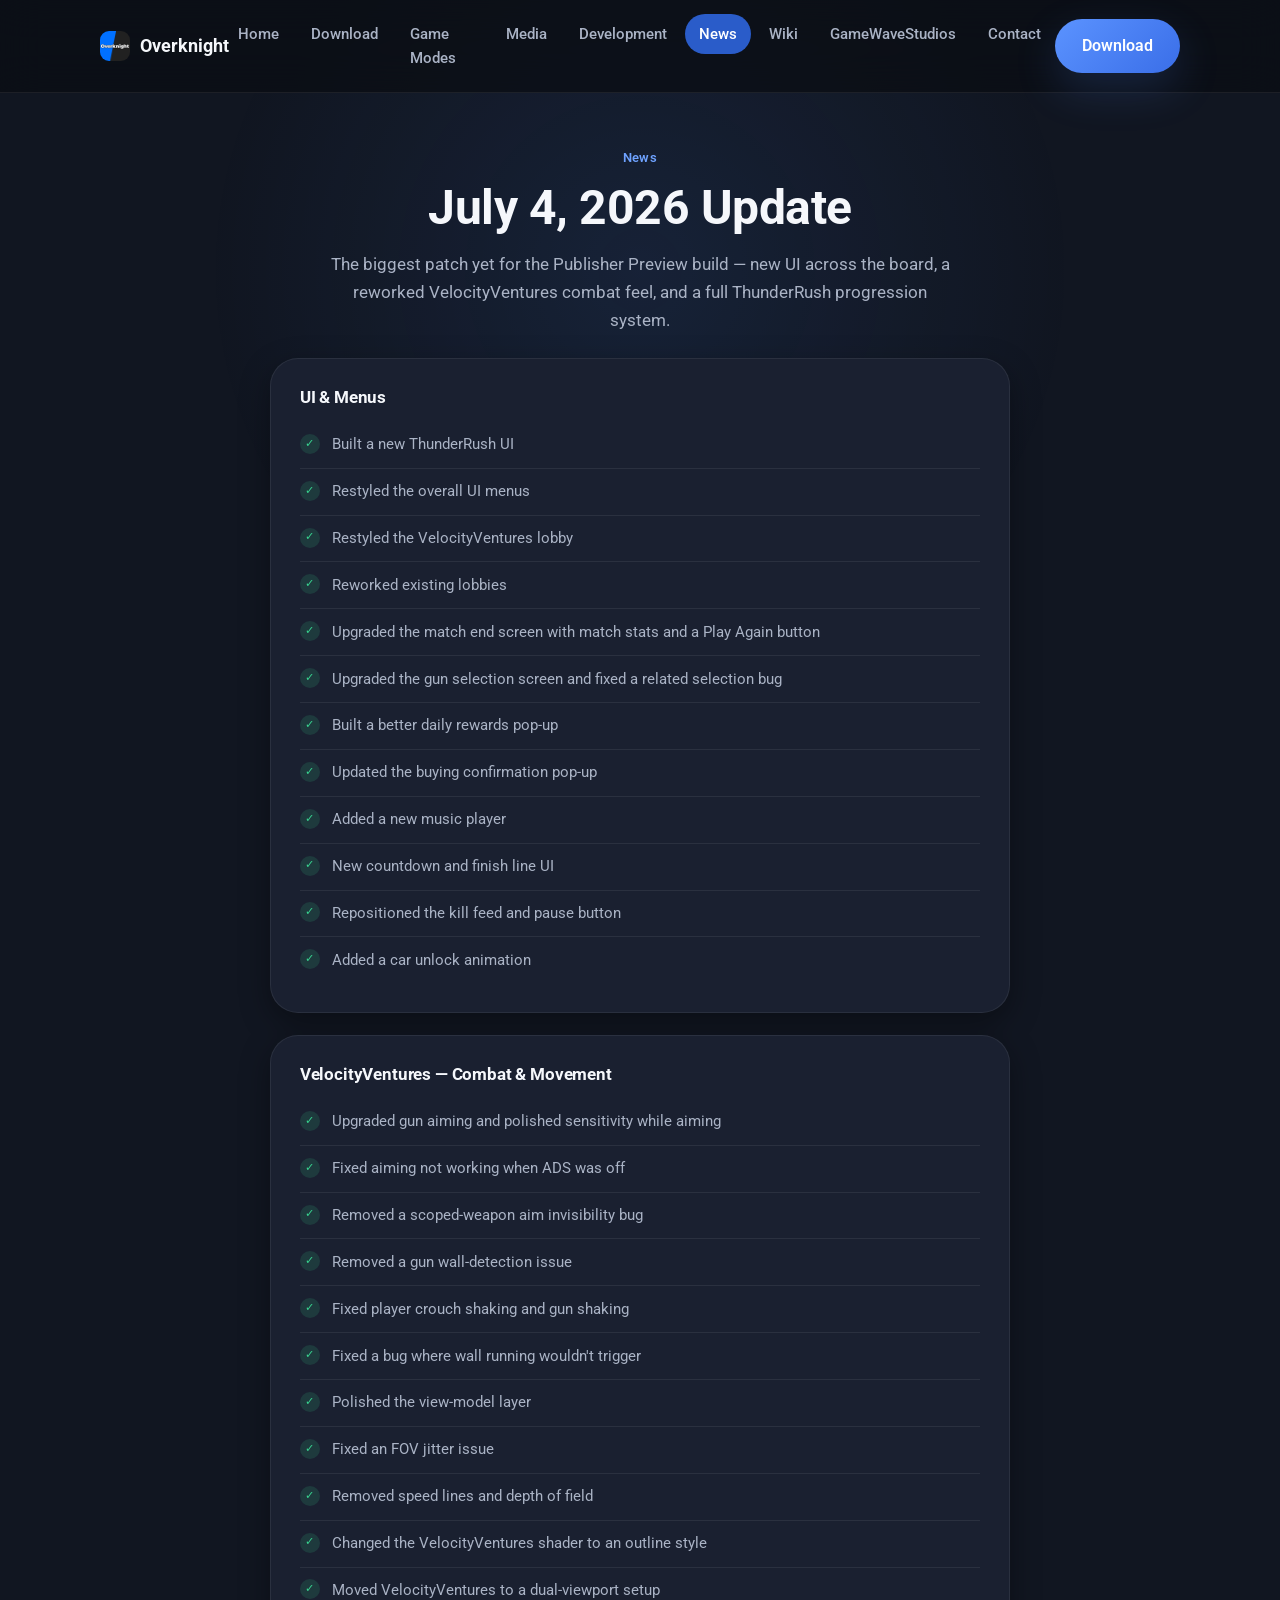
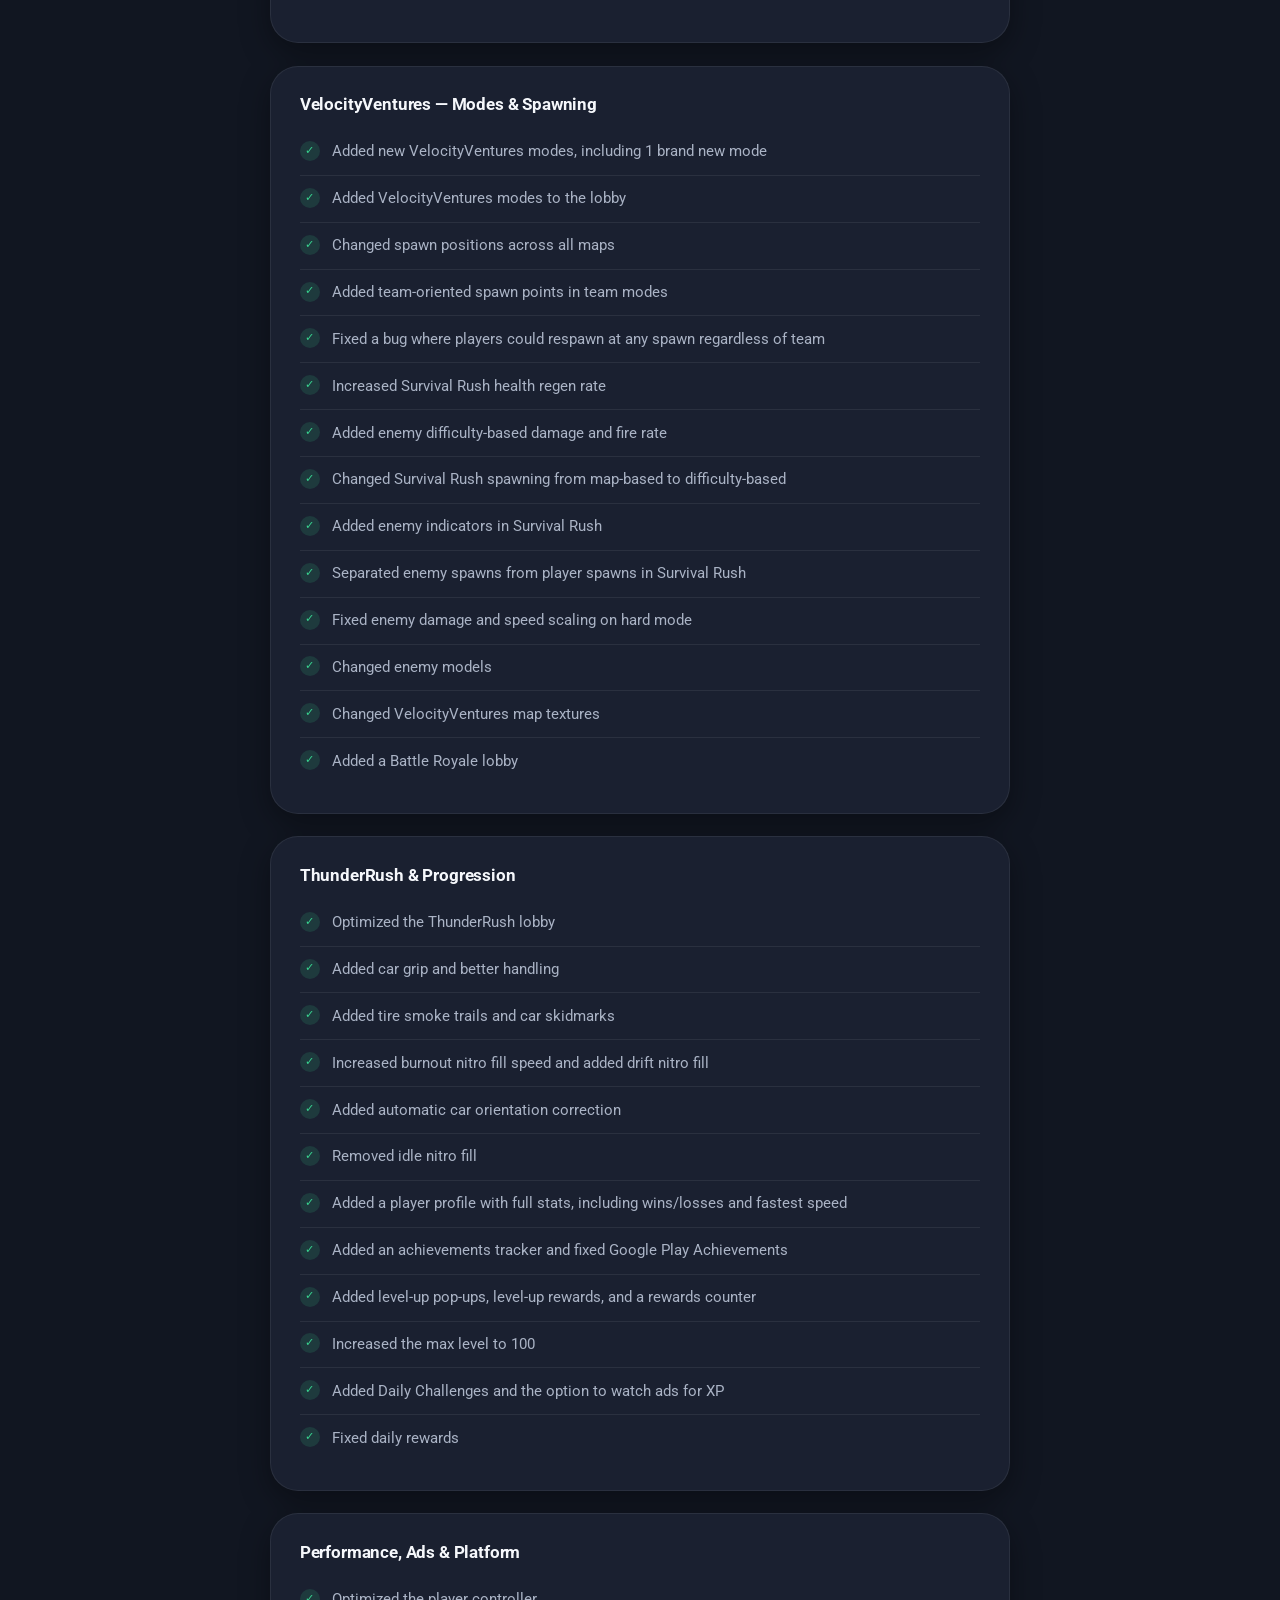
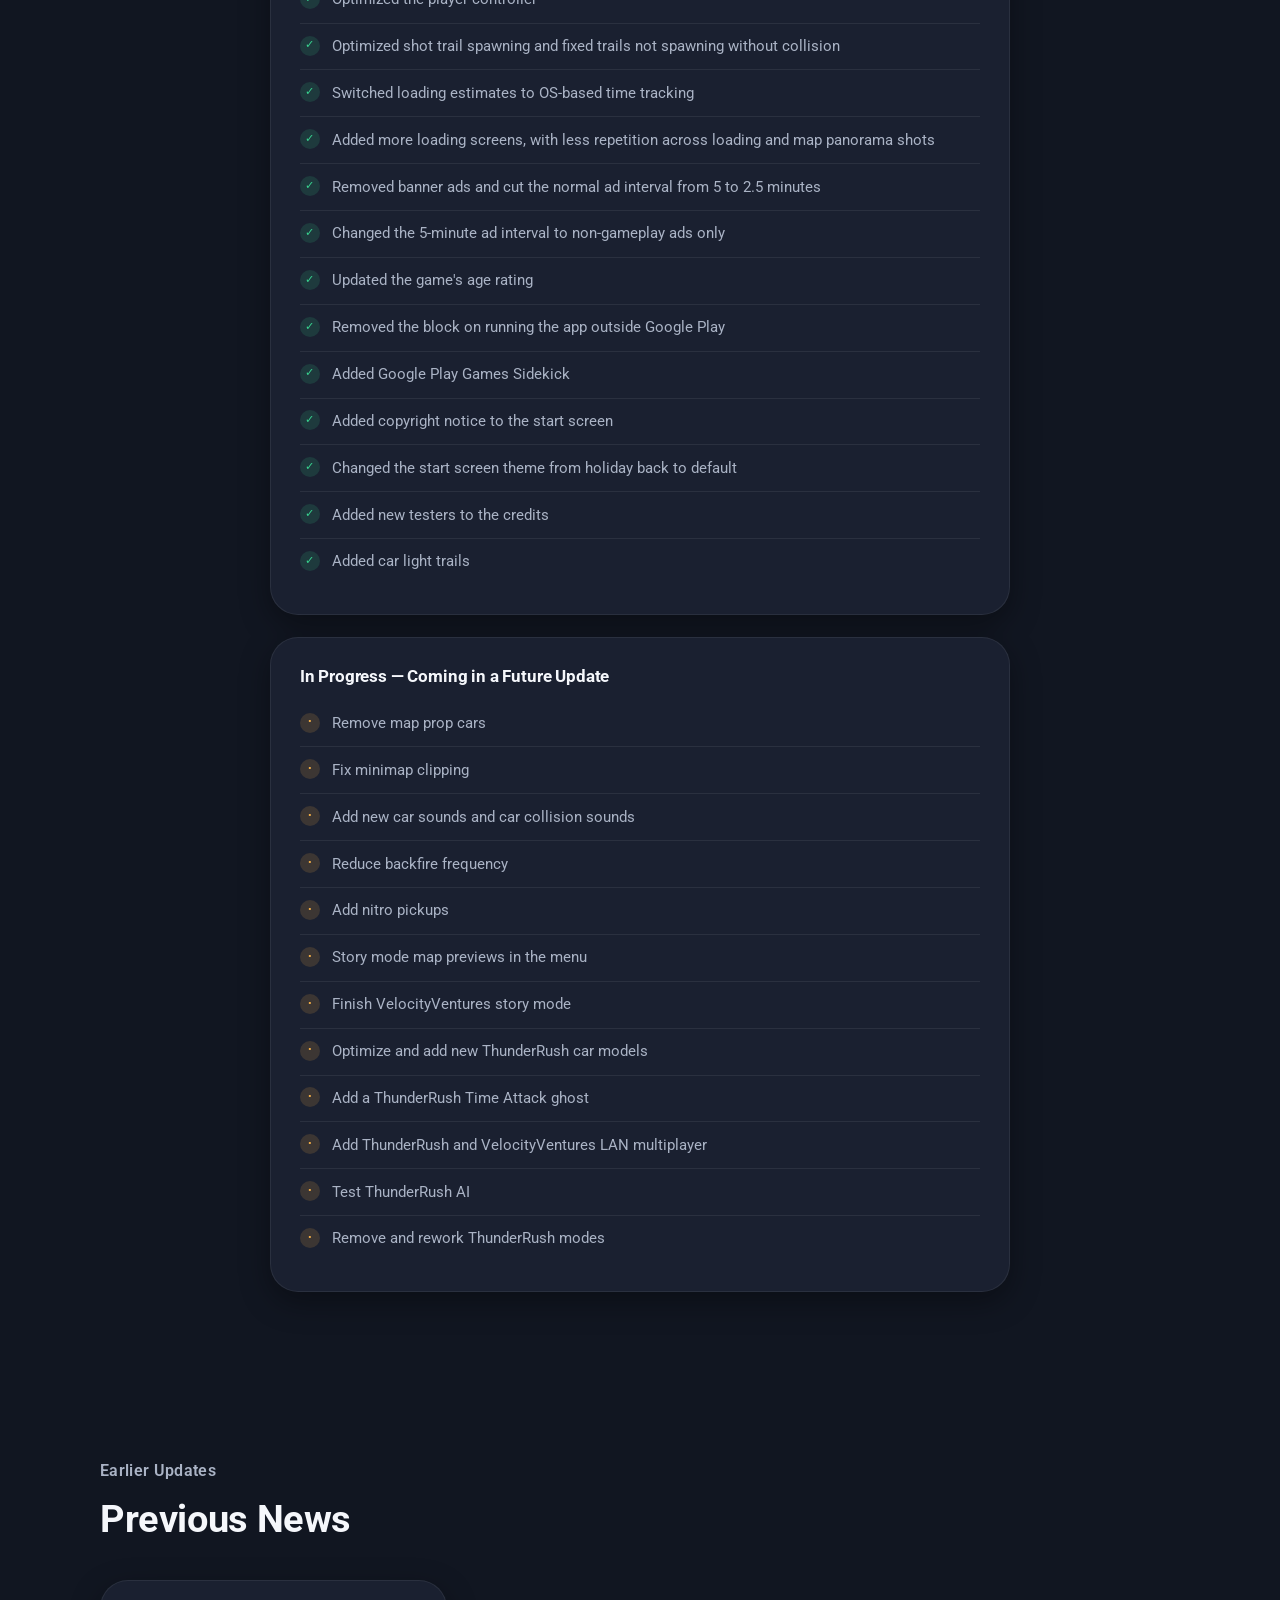
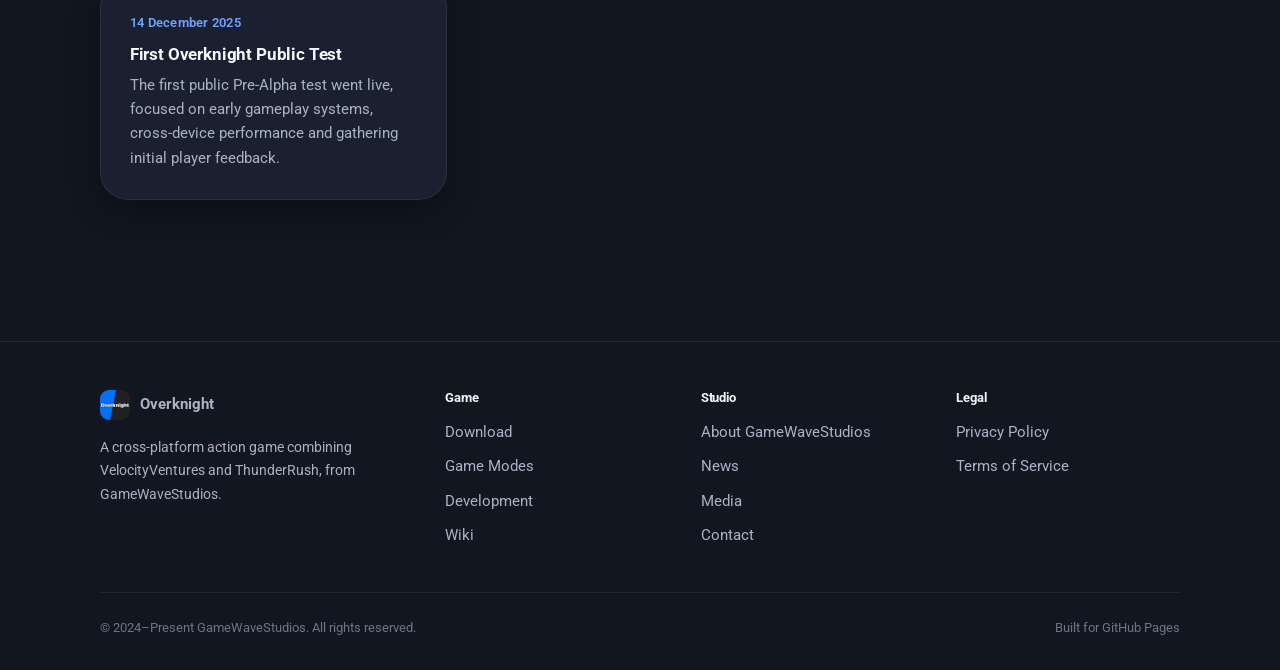
<file: news.html>
<!DOCTYPE html>
<html lang="en">
<head>
<meta charset="UTF-8">
<meta name="viewport" content="width=device-width, initial-scale=1.0">
<title>Overknight News</title>
<meta name="description" content="Read the July 4, 2026 Overknight patch notes covering VelocityVentures, ThunderRush, UI, performance and platform changes.">
<link rel="canonical" href="https://leslyleondev.github.io/overknight-website/news.html">
<link rel="icon" type="image/png" href="assets/icons/icon.png">
<link rel="stylesheet" href="css/main.css">
<meta property="og:type" content="website">
<meta property="og:title" content="Overknight News">
<meta property="og:description" content="Read the July 4, 2026 Overknight patch notes covering VelocityVentures, ThunderRush, UI, performance and platform changes.">
<meta property="og:image" content="https://leslyleondev.github.io/overknight-website/assets/img/social-share.jpg">
<meta property="og:url" content="https://leslyleondev.github.io/overknight-website/news.html">
<meta name="twitter:card" content="summary_large_image">
<meta name="twitter:title" content="Overknight News">
<meta name="twitter:description" content="Read the July 4, 2026 Overknight patch notes covering VelocityVentures, ThunderRush, UI, performance and platform changes.">
<meta name="twitter:image" content="https://leslyleondev.github.io/overknight-website/assets/img/social-share.jpg">
</head>
<body>

<header class="site-header">
  <nav class="nav">
    <a href="index.html" class="brand"><img src="assets/icons/icon.png" alt="Overknight icon" class="brand-mark"> Overknight</a>
    <ul class="nav-links">
      <li><a href="index.html">Home</a></li>
      <li><a href="download.html">Download</a></li>
      <li><a href="game-modes.html">Game Modes</a></li>
      <li><a href="media.html">Media</a></li>
      <li><a href="development.html">Development</a></li>
      <li><a href="news.html">News</a></li>
      <li><a href="wiki.html">Wiki</a></li>
      <li><a href="studio.html">GameWaveStudios</a></li>
      <li><a href="contact.html">Contact</a></li>
    </ul>
    <div class="nav-cta">
      <a href="download.html" class="btn btn-primary">Download</a>
      <button class="nav-toggle" aria-label="Toggle menu" aria-expanded="false">☰</button>
    </div>
  </nav>
</header>

<main>

  <section style="padding-top:9rem; padding-bottom:1rem;">
    <div class="wrap text-center" style="max-width:700px;">
      <p class="eyebrow reveal">News</p>
      <h1 class="reveal" style="font-size:clamp(2rem,5vw,3rem);">July 4, 2026 Update</h1>
      <p class="reveal" style="margin-top:1rem; font-size:1.05rem;">The biggest patch yet for the Publisher Preview build &mdash; new UI across the board, a reworked VelocityVentures combat feel, and a full ThunderRush progression system.</p>
    </div>
  </section>

  <section style="padding-top:0.5rem;">
    <div class="wrap" style="max-width:820px;">
      
        <div class="panel reveal" style="margin-bottom:1.4rem;">
          <h3 style="color:var(--text-hi); font-size:1.05rem; margin-bottom:0.9rem;">UI &amp; Menus</h3>
          <ul class="change-list"><li><span class="dot-done">&#10003;</span><span>Built a new ThunderRush UI</span></li><li><span class="dot-done">&#10003;</span><span>Restyled the overall UI menus</span></li><li><span class="dot-done">&#10003;</span><span>Restyled the VelocityVentures lobby</span></li><li><span class="dot-done">&#10003;</span><span>Reworked existing lobbies</span></li><li><span class="dot-done">&#10003;</span><span>Upgraded the match end screen with match stats and a Play Again button</span></li><li><span class="dot-done">&#10003;</span><span>Upgraded the gun selection screen and fixed a related selection bug</span></li><li><span class="dot-done">&#10003;</span><span>Built a better daily rewards pop-up</span></li><li><span class="dot-done">&#10003;</span><span>Updated the buying confirmation pop-up</span></li><li><span class="dot-done">&#10003;</span><span>Added a new music player</span></li><li><span class="dot-done">&#10003;</span><span>New countdown and finish line UI</span></li><li><span class="dot-done">&#10003;</span><span>Repositioned the kill feed and pause button</span></li><li><span class="dot-done">&#10003;</span><span>Added a car unlock animation</span></li></ul>
        </div>
        <div class="panel reveal" style="margin-bottom:1.4rem;">
          <h3 style="color:var(--text-hi); font-size:1.05rem; margin-bottom:0.9rem;">VelocityVentures &mdash; Combat &amp; Movement</h3>
          <ul class="change-list"><li><span class="dot-done">&#10003;</span><span>Upgraded gun aiming and polished sensitivity while aiming</span></li><li><span class="dot-done">&#10003;</span><span>Fixed aiming not working when ADS was off</span></li><li><span class="dot-done">&#10003;</span><span>Removed a scoped-weapon aim invisibility bug</span></li><li><span class="dot-done">&#10003;</span><span>Removed a gun wall-detection issue</span></li><li><span class="dot-done">&#10003;</span><span>Fixed player crouch shaking and gun shaking</span></li><li><span class="dot-done">&#10003;</span><span>Fixed a bug where wall running wouldn't trigger</span></li><li><span class="dot-done">&#10003;</span><span>Polished the view-model layer</span></li><li><span class="dot-done">&#10003;</span><span>Fixed an FOV jitter issue</span></li><li><span class="dot-done">&#10003;</span><span>Removed speed lines and depth of field</span></li><li><span class="dot-done">&#10003;</span><span>Changed the VelocityVentures shader to an outline style</span></li><li><span class="dot-done">&#10003;</span><span>Moved VelocityVentures to a dual-viewport setup</span></li></ul>
        </div>
        <div class="panel reveal" style="margin-bottom:1.4rem;">
          <h3 style="color:var(--text-hi); font-size:1.05rem; margin-bottom:0.9rem;">VelocityVentures &mdash; Modes &amp; Spawning</h3>
          <ul class="change-list"><li><span class="dot-done">&#10003;</span><span>Added new VelocityVentures modes, including 1 brand new mode</span></li><li><span class="dot-done">&#10003;</span><span>Added VelocityVentures modes to the lobby</span></li><li><span class="dot-done">&#10003;</span><span>Changed spawn positions across all maps</span></li><li><span class="dot-done">&#10003;</span><span>Added team-oriented spawn points in team modes</span></li><li><span class="dot-done">&#10003;</span><span>Fixed a bug where players could respawn at any spawn regardless of team</span></li><li><span class="dot-done">&#10003;</span><span>Increased Survival Rush health regen rate</span></li><li><span class="dot-done">&#10003;</span><span>Added enemy difficulty-based damage and fire rate</span></li><li><span class="dot-done">&#10003;</span><span>Changed Survival Rush spawning from map-based to difficulty-based</span></li><li><span class="dot-done">&#10003;</span><span>Added enemy indicators in Survival Rush</span></li><li><span class="dot-done">&#10003;</span><span>Separated enemy spawns from player spawns in Survival Rush</span></li><li><span class="dot-done">&#10003;</span><span>Fixed enemy damage and speed scaling on hard mode</span></li><li><span class="dot-done">&#10003;</span><span>Changed enemy models</span></li><li><span class="dot-done">&#10003;</span><span>Changed VelocityVentures map textures</span></li><li><span class="dot-done">&#10003;</span><span>Added a Battle Royale lobby</span></li></ul>
        </div>
        <div class="panel reveal" style="margin-bottom:1.4rem;">
          <h3 style="color:var(--text-hi); font-size:1.05rem; margin-bottom:0.9rem;">ThunderRush &amp; Progression</h3>
          <ul class="change-list"><li><span class="dot-done">&#10003;</span><span>Optimized the ThunderRush lobby</span></li><li><span class="dot-done">&#10003;</span><span>Added car grip and better handling</span></li><li><span class="dot-done">&#10003;</span><span>Added tire smoke trails and car skidmarks</span></li><li><span class="dot-done">&#10003;</span><span>Increased burnout nitro fill speed and added drift nitro fill</span></li><li><span class="dot-done">&#10003;</span><span>Added automatic car orientation correction</span></li><li><span class="dot-done">&#10003;</span><span>Removed idle nitro fill</span></li><li><span class="dot-done">&#10003;</span><span>Added a player profile with full stats, including wins/losses and fastest speed</span></li><li><span class="dot-done">&#10003;</span><span>Added an achievements tracker and fixed Google Play Achievements</span></li><li><span class="dot-done">&#10003;</span><span>Added level-up pop-ups, level-up rewards, and a rewards counter</span></li><li><span class="dot-done">&#10003;</span><span>Increased the max level to 100</span></li><li><span class="dot-done">&#10003;</span><span>Added Daily Challenges and the option to watch ads for XP</span></li><li><span class="dot-done">&#10003;</span><span>Fixed daily rewards</span></li></ul>
        </div>
        <div class="panel reveal" style="margin-bottom:1.4rem;">
          <h3 style="color:var(--text-hi); font-size:1.05rem; margin-bottom:0.9rem;">Performance, Ads &amp; Platform</h3>
          <ul class="change-list"><li><span class="dot-done">&#10003;</span><span>Optimized the player controller</span></li><li><span class="dot-done">&#10003;</span><span>Optimized shot trail spawning and fixed trails not spawning without collision</span></li><li><span class="dot-done">&#10003;</span><span>Switched loading estimates to OS-based time tracking</span></li><li><span class="dot-done">&#10003;</span><span>Added more loading screens, with less repetition across loading and map panorama shots</span></li><li><span class="dot-done">&#10003;</span><span>Removed banner ads and cut the normal ad interval from 5 to 2.5 minutes</span></li><li><span class="dot-done">&#10003;</span><span>Changed the 5-minute ad interval to non-gameplay ads only</span></li><li><span class="dot-done">&#10003;</span><span>Updated the game's age rating</span></li><li><span class="dot-done">&#10003;</span><span>Removed the block on running the app outside Google Play</span></li><li><span class="dot-done">&#10003;</span><span>Added Google Play Games Sidekick</span></li><li><span class="dot-done">&#10003;</span><span>Added copyright notice to the start screen</span></li><li><span class="dot-done">&#10003;</span><span>Changed the start screen theme from holiday back to default</span></li><li><span class="dot-done">&#10003;</span><span>Added new testers to the credits</span></li><li><span class="dot-done">&#10003;</span><span>Added car light trails</span></li></ul>
        </div>

      <div class="panel reveal">
        <h3 style="color:var(--text-hi); font-size:1.05rem; margin-bottom:0.9rem;">In Progress &mdash; Coming in a Future Update</h3>
        <ul class="change-list"><li><span class="dot-progress">&#8226;</span><span>Remove map prop cars</span></li><li><span class="dot-progress">&#8226;</span><span>Fix minimap clipping</span></li><li><span class="dot-progress">&#8226;</span><span>Add new car sounds and car collision sounds</span></li><li><span class="dot-progress">&#8226;</span><span>Reduce backfire frequency</span></li><li><span class="dot-progress">&#8226;</span><span>Add nitro pickups</span></li><li><span class="dot-progress">&#8226;</span><span>Story mode map previews in the menu</span></li><li><span class="dot-progress">&#8226;</span><span>Finish VelocityVentures story mode</span></li><li><span class="dot-progress">&#8226;</span><span>Optimize and add new ThunderRush car models</span></li><li><span class="dot-progress">&#8226;</span><span>Add a ThunderRush Time Attack ghost</span></li><li><span class="dot-progress">&#8226;</span><span>Add ThunderRush and VelocityVentures LAN multiplayer</span></li><li><span class="dot-progress">&#8226;</span><span>Test ThunderRush AI</span></li><li><span class="dot-progress">&#8226;</span><span>Remove and rework ThunderRush modes</span></li></ul>
      </div>
    </div>
  </section>

  <section>
    <div class="wrap">
      <div class="section-head reveal">
        <p class="eyebrow">Earlier Updates</p>
        <h2>Previous News</h2>
      </div>
      <div class="grid-3">
        <div class="panel news-card reveal">
          <p class="eyebrow">14 December 2025</p>
          <h3 style="font-size:1.05rem; color:var(--text-hi); margin-bottom:0.5rem;">First Overknight Public Test</h3>
          <p style="font-size:0.92rem;">The first public Pre-Alpha test went live, focused on early gameplay systems, cross-device performance and gathering initial player feedback.</p>
        </div>
      </div>
    </div>
  </section>

</main>

<footer class="site-footer">
  <div class="wrap">
    <div class="footer-grid">
      <div>
        <a href="index.html" class="brand" style="margin-bottom:1rem; display:flex;"><img src="assets/icons/icon.png" alt="Overknight icon" class="brand-mark"> Overknight</a>
        <p style="font-size:0.9rem;">A cross-platform action game combining VelocityVentures and ThunderRush, from GameWaveStudios.</p>
      </div>
      <div>
        <h4>Game</h4>
        <ul>
          <li><a href="download.html">Download</a></li>
          <li><a href="game-modes.html">Game Modes</a></li>
          <li><a href="development.html">Development</a></li>
          <li><a href="wiki.html">Wiki</a></li>
        </ul>
      </div>
      <div>
        <h4>Studio</h4>
        <ul>
          <li><a href="studio.html">About GameWaveStudios</a></li>
          <li><a href="news.html">News</a></li>
          <li><a href="media.html">Media</a></li>
          <li><a href="contact.html">Contact</a></li>
        </ul>
      </div>
      <div>
        <h4>Legal</h4>
        <ul>
          <li><a href="privacy.html">Privacy Policy</a></li>
          <li><a href="terms.html">Terms of Service</a></li>
        </ul>
      </div>
    </div>
    <div class="footer-bottom">
      <span>&copy; 2024&ndash;Present GameWaveStudios. All rights reserved.</span>
      <span>Built for GitHub Pages</span>
    </div>
  </div>
</footer>

<script src="js/main.js"></script>
</body>
</html>
</file>
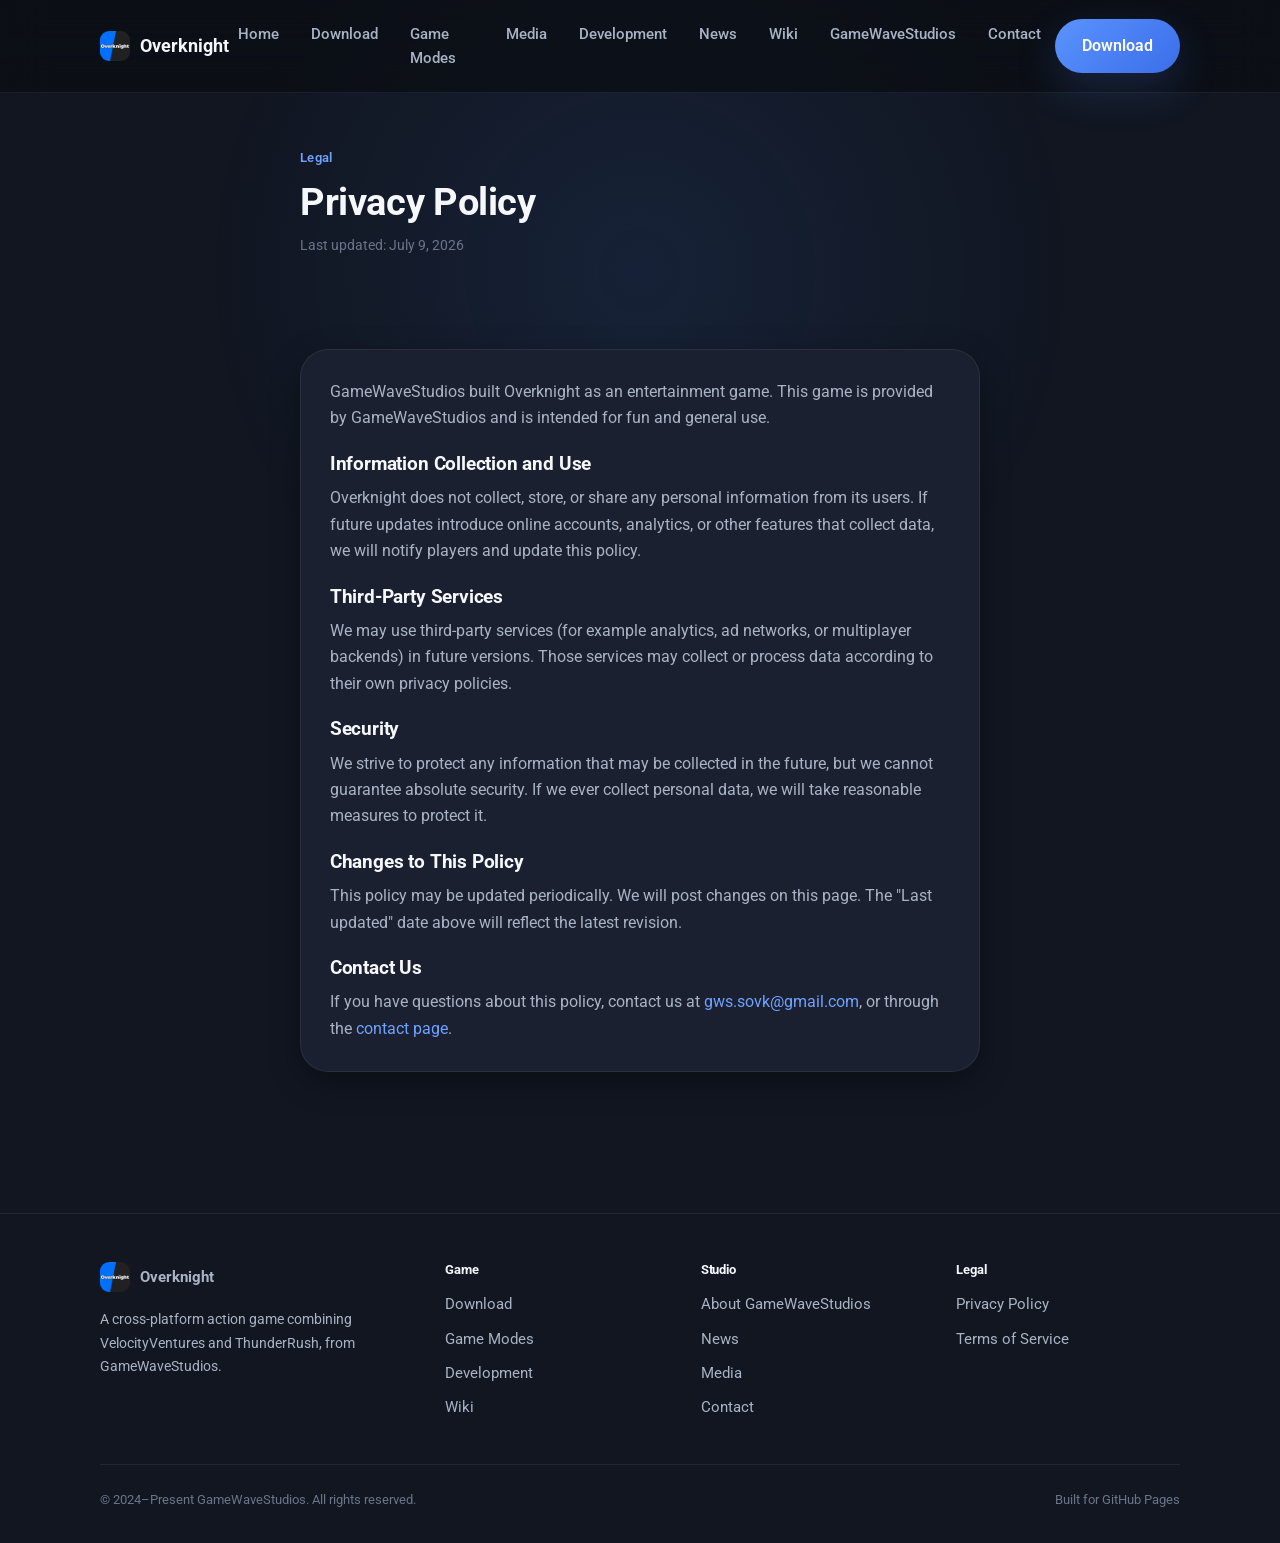
<file: privacy.html>
<!DOCTYPE html>
<html lang="en">
<head>
<meta charset="UTF-8">
<meta name="viewport" content="width=device-width, initial-scale=1.0">
<title>Privacy Policy | Overknight</title>
<meta name="description" content="Privacy policy for Overknight and GameWaveStudios.">
<link rel="canonical" href="https://leslyleondev.github.io/overknight-website/privacy.html">
<link rel="icon" type="image/png" href="assets/icons/icon.png">
<link rel="stylesheet" href="css/main.css">
<meta property="og:type" content="website">
<meta property="og:title" content="Privacy Policy | Overknight">
<meta property="og:description" content="Privacy policy for Overknight and GameWaveStudios.">
<meta property="og:image" content="https://leslyleondev.github.io/overknight-website/assets/img/social-share.jpg">
<meta property="og:url" content="https://leslyleondev.github.io/overknight-website/privacy.html">
<meta name="twitter:card" content="summary_large_image">
<meta name="twitter:title" content="Privacy Policy | Overknight">
<meta name="twitter:description" content="Privacy policy for Overknight and GameWaveStudios.">
<meta name="twitter:image" content="https://leslyleondev.github.io/overknight-website/assets/img/social-share.jpg">
</head>
<body>

<header class="site-header">
  <nav class="nav">
    <a href="index.html" class="brand"><img src="assets/icons/icon.png" alt="Overknight icon" class="brand-mark"> Overknight</a>
    <ul class="nav-links">
      <li><a href="index.html">Home</a></li>
      <li><a href="download.html">Download</a></li>
      <li><a href="game-modes.html">Game Modes</a></li>
      <li><a href="media.html">Media</a></li>
      <li><a href="development.html">Development</a></li>
      <li><a href="news.html">News</a></li>
      <li><a href="wiki.html">Wiki</a></li>
      <li><a href="studio.html">GameWaveStudios</a></li>
      <li><a href="contact.html">Contact</a></li>
    </ul>
    <div class="nav-cta">
      <a href="download.html" class="btn btn-primary">Download</a>
      <button class="nav-toggle" aria-label="Toggle menu" aria-expanded="false">☰</button>
    </div>
  </nav>
</header>

<main>

  <section style="padding-top:9rem; padding-bottom:1rem;">
    <div class="wrap" style="max-width:760px;">
      <p class="eyebrow reveal">Legal</p>
      <h1 class="reveal" style="font-size:clamp(1.8rem,4vw,2.4rem);">Privacy Policy</h1>
      <p class="reveal" style="margin-top:0.6rem; color:var(--text-dim); font-size:0.85rem;">Last updated: July 9, 2026</p>
    </div>
  </section>
  <section>
    <div class="wrap" style="max-width:760px;">
      <div class="panel reveal">
        <p style="margin-bottom:1.4rem;">GameWaveStudios built Overknight as an entertainment game. This game is provided by GameWaveStudios and is intended for fun and general use.</p>

        <h3 style="color:var(--text-hi); margin-bottom:0.6rem;">Information Collection and Use</h3>
        <p style="margin-bottom:1.4rem;">Overknight does not collect, store, or share any personal information from its users. If future updates introduce online accounts, analytics, or other features that collect data, we will notify players and update this policy.</p>

        <h3 style="color:var(--text-hi); margin-bottom:0.6rem;">Third-Party Services</h3>
        <p style="margin-bottom:1.4rem;">We may use third-party services (for example analytics, ad networks, or multiplayer backends) in future versions. Those services may collect or process data according to their own privacy policies.</p>

        <h3 style="color:var(--text-hi); margin-bottom:0.6rem;">Security</h3>
        <p style="margin-bottom:1.4rem;">We strive to protect any information that may be collected in the future, but we cannot guarantee absolute security. If we ever collect personal data, we will take reasonable measures to protect it.</p>

        <h3 style="color:var(--text-hi); margin-bottom:0.6rem;">Changes to This Policy</h3>
        <p style="margin-bottom:1.4rem;">This policy may be updated periodically. We will post changes on this page. The "Last updated" date above will reflect the latest revision.</p>

        <h3 style="color:var(--text-hi); margin-bottom:0.6rem;">Contact Us</h3>
        <p>If you have questions about this policy, contact us at <a href="mailto:gws.sovk@gmail.com">gws.sovk@gmail.com</a>, or through the <a href="contact.html">contact page</a>.</p>
      </div>
    </div>
  </section>

</main>

<footer class="site-footer">
  <div class="wrap">
    <div class="footer-grid">
      <div>
        <a href="index.html" class="brand" style="margin-bottom:1rem; display:flex;"><img src="assets/icons/icon.png" alt="Overknight icon" class="brand-mark"> Overknight</a>
        <p style="font-size:0.9rem;">A cross-platform action game combining VelocityVentures and ThunderRush, from GameWaveStudios.</p>
      </div>
      <div>
        <h4>Game</h4>
        <ul>
          <li><a href="download.html">Download</a></li>
          <li><a href="game-modes.html">Game Modes</a></li>
          <li><a href="development.html">Development</a></li>
          <li><a href="wiki.html">Wiki</a></li>
        </ul>
      </div>
      <div>
        <h4>Studio</h4>
        <ul>
          <li><a href="studio.html">About GameWaveStudios</a></li>
          <li><a href="news.html">News</a></li>
          <li><a href="media.html">Media</a></li>
          <li><a href="contact.html">Contact</a></li>
        </ul>
      </div>
      <div>
        <h4>Legal</h4>
        <ul>
          <li><a href="privacy.html">Privacy Policy</a></li>
          <li><a href="terms.html">Terms of Service</a></li>
        </ul>
      </div>
    </div>
    <div class="footer-bottom">
      <span>&copy; 2024&ndash;Present GameWaveStudios. All rights reserved.</span>
      <span>Built for GitHub Pages</span>
    </div>
  </div>
</footer>

<script src="js/main.js"></script>
</body>
</html>
</file>
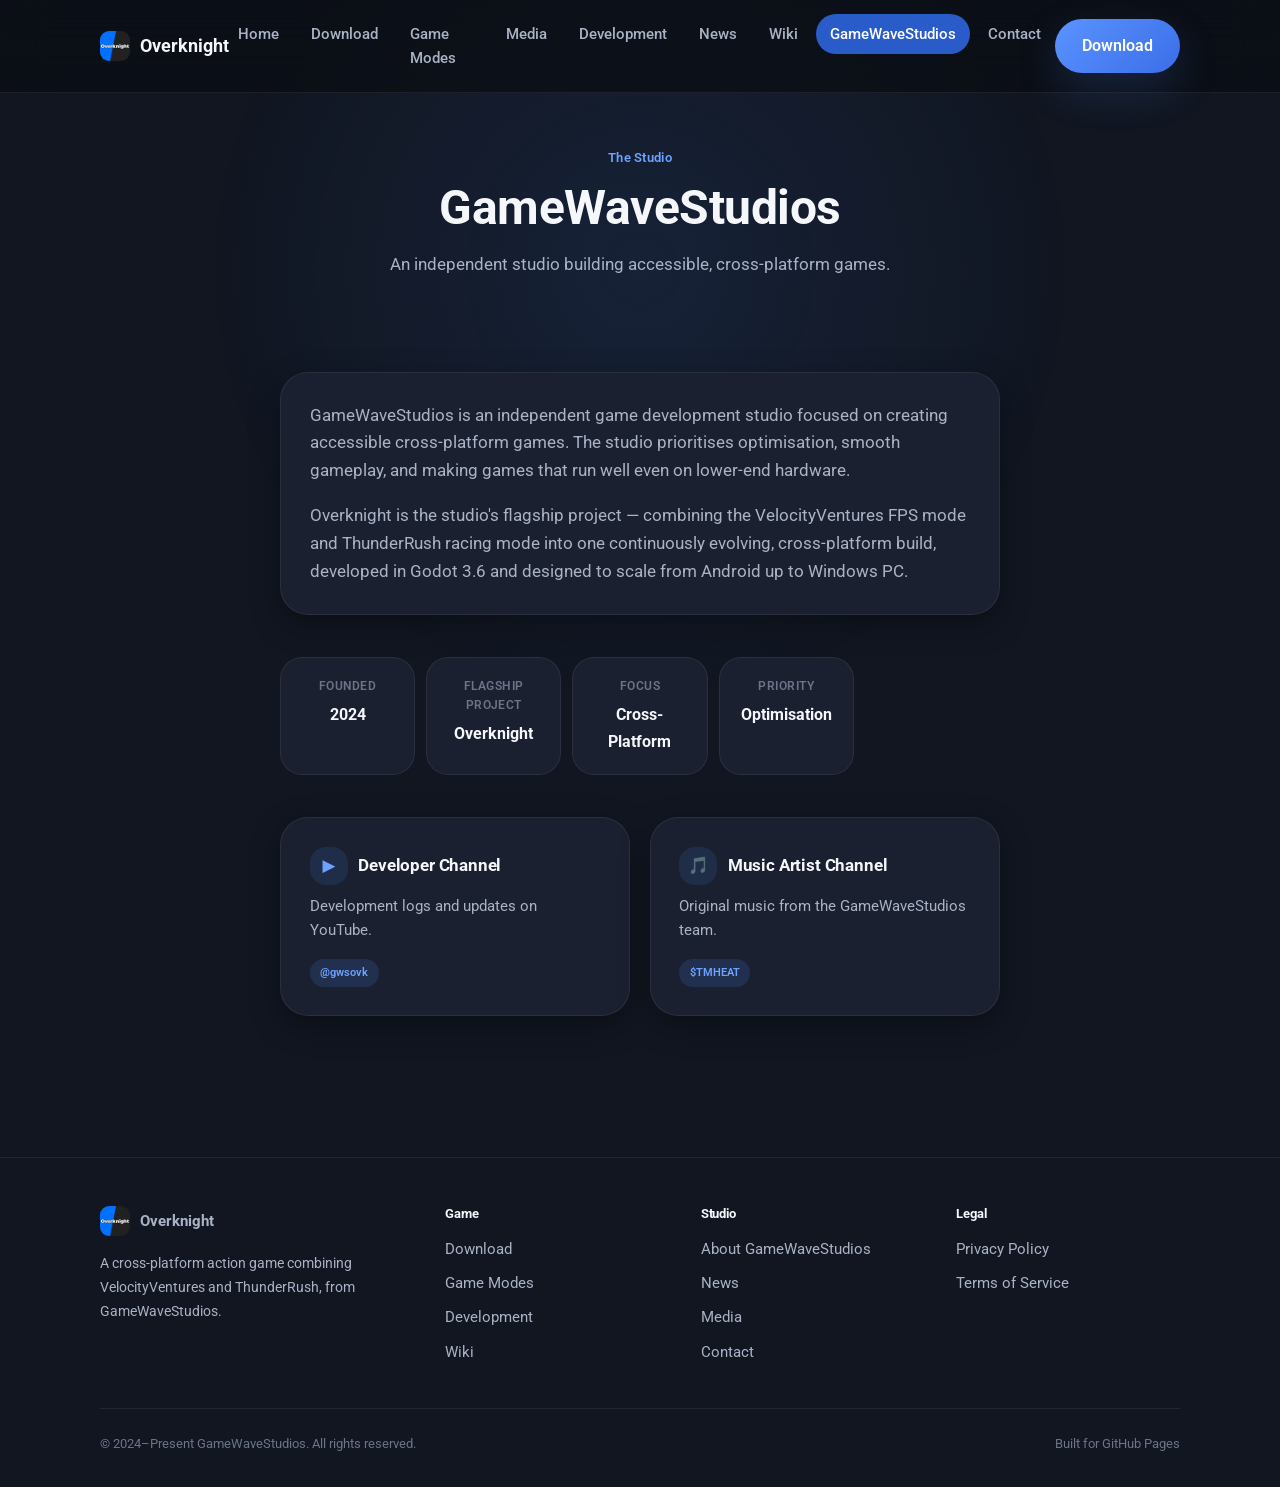
<file: studio.html>
<!DOCTYPE html>
<html lang="en">
<head>
<meta charset="UTF-8">
<meta name="viewport" content="width=device-width, initial-scale=1.0">
<title>GameWaveStudios | About the Developer</title>
<meta name="description" content="GameWaveStudios is an independent game studio focused on accessible, cross-platform games, creator of Overknight.">
<link rel="canonical" href="https://leslyleondev.github.io/overknight-website/studio.html">
<link rel="icon" type="image/png" href="assets/icons/icon.png">
<link rel="stylesheet" href="css/main.css">
<meta property="og:type" content="website">
<meta property="og:title" content="GameWaveStudios | About the Developer">
<meta property="og:description" content="GameWaveStudios is an independent game studio focused on accessible, cross-platform games, creator of Overknight.">
<meta property="og:image" content="https://leslyleondev.github.io/overknight-website/assets/img/social-share.jpg">
<meta property="og:url" content="https://leslyleondev.github.io/overknight-website/studio.html">
<meta name="twitter:card" content="summary_large_image">
<meta name="twitter:title" content="GameWaveStudios | About the Developer">
<meta name="twitter:description" content="GameWaveStudios is an independent game studio focused on accessible, cross-platform games, creator of Overknight.">
<meta name="twitter:image" content="https://leslyleondev.github.io/overknight-website/assets/img/social-share.jpg">
</head>
<body>

<header class="site-header">
  <nav class="nav">
    <a href="index.html" class="brand"><img src="assets/icons/icon.png" alt="Overknight icon" class="brand-mark"> Overknight</a>
    <ul class="nav-links">
      <li><a href="index.html">Home</a></li>
      <li><a href="download.html">Download</a></li>
      <li><a href="game-modes.html">Game Modes</a></li>
      <li><a href="media.html">Media</a></li>
      <li><a href="development.html">Development</a></li>
      <li><a href="news.html">News</a></li>
      <li><a href="wiki.html">Wiki</a></li>
      <li><a href="studio.html">GameWaveStudios</a></li>
      <li><a href="contact.html">Contact</a></li>
    </ul>
    <div class="nav-cta">
      <a href="download.html" class="btn btn-primary">Download</a>
      <button class="nav-toggle" aria-label="Toggle menu" aria-expanded="false">☰</button>
    </div>
  </nav>
</header>

<main>

  <section style="padding-top:9rem; padding-bottom:1rem;">
    <div class="wrap text-center" style="max-width:700px;">
      <p class="eyebrow reveal">The Studio</p>
      <h1 class="reveal" style="font-size:clamp(2rem,5vw,3rem);">GameWaveStudios</h1>
      <p class="reveal" style="margin-top:1rem; font-size:1.05rem;">An independent studio building accessible, cross-platform games.</p>
    </div>
  </section>

  <section>
    <div class="wrap" style="max-width:800px;">
      <div class="panel reveal">
        <p style="font-size:1.05rem; margin-bottom:1.1rem;">GameWaveStudios is an independent game development studio focused on creating accessible cross-platform games. The studio prioritises optimisation, smooth gameplay, and making games that run well even on lower-end hardware.</p>
        <p style="font-size:1.05rem;">Overknight is the studio's flagship project &mdash; combining the VelocityVentures FPS mode and ThunderRush racing mode into one continuously evolving, cross-platform build, developed in Godot 3.6 and designed to scale from Android up to Windows PC.</p>
      </div>

      <div class="stat-row reveal">
        <div class="stat-cell"><div class="k">Founded</div><div class="v">2024</div></div>
        <div class="stat-cell"><div class="k">Flagship Project</div><div class="v">Overknight</div></div>
        <div class="stat-cell"><div class="k">Focus</div><div class="v">Cross-Platform</div></div>
        <div class="stat-cell"><div class="k">Priority</div><div class="v">Optimisation</div></div>
      </div>

      <div class="grid-2 mt-lg">
        <div class="panel feature-card reveal"><h3><span class="ic">&#9654;</span>Developer Channel</h3><p>Development logs and updates on YouTube.</p><a href="https://youtube.com/@gwsovk" target="_blank" rel="noopener" class="tag" style="margin-top:1rem;">@gwsovk</a></div>
        <div class="panel feature-card reveal"><h3><span class="ic">&#127925;</span>Music Artist Channel</h3><p>Original music from the GameWaveStudios team.</p><a href="https://youtube.com/@_stmheat" target="_blank" rel="noopener" class="tag" style="margin-top:1rem;">$TMHEAT</a></div>
      </div>
    </div>
  </section>

</main>

<footer class="site-footer">
  <div class="wrap">
    <div class="footer-grid">
      <div>
        <a href="index.html" class="brand" style="margin-bottom:1rem; display:flex;"><img src="assets/icons/icon.png" alt="Overknight icon" class="brand-mark"> Overknight</a>
        <p style="font-size:0.9rem;">A cross-platform action game combining VelocityVentures and ThunderRush, from GameWaveStudios.</p>
      </div>
      <div>
        <h4>Game</h4>
        <ul>
          <li><a href="download.html">Download</a></li>
          <li><a href="game-modes.html">Game Modes</a></li>
          <li><a href="development.html">Development</a></li>
          <li><a href="wiki.html">Wiki</a></li>
        </ul>
      </div>
      <div>
        <h4>Studio</h4>
        <ul>
          <li><a href="studio.html">About GameWaveStudios</a></li>
          <li><a href="news.html">News</a></li>
          <li><a href="media.html">Media</a></li>
          <li><a href="contact.html">Contact</a></li>
        </ul>
      </div>
      <div>
        <h4>Legal</h4>
        <ul>
          <li><a href="privacy.html">Privacy Policy</a></li>
          <li><a href="terms.html">Terms of Service</a></li>
        </ul>
      </div>
    </div>
    <div class="footer-bottom">
      <span>&copy; 2024&ndash;Present GameWaveStudios. All rights reserved.</span>
      <span>Built for GitHub Pages</span>
    </div>
  </div>
</footer>

<script src="js/main.js"></script>
</body>
</html>
</file>
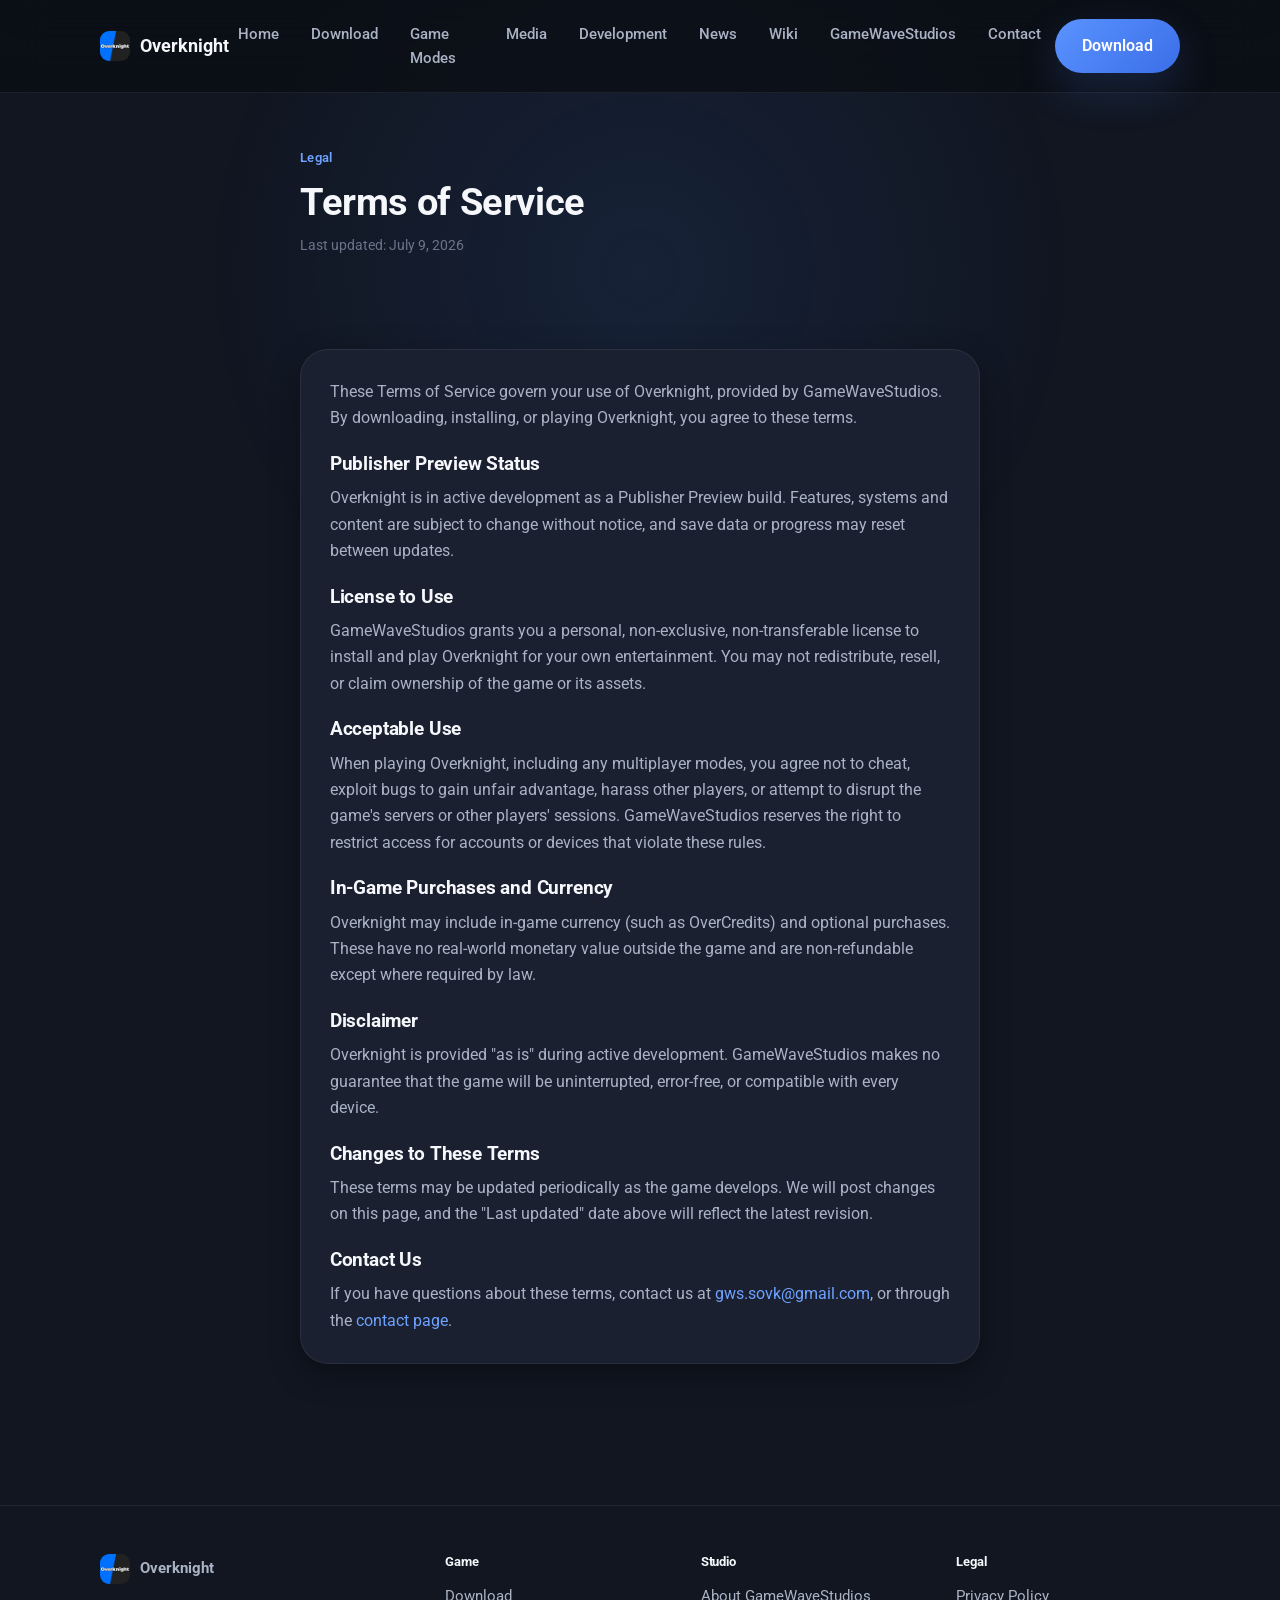
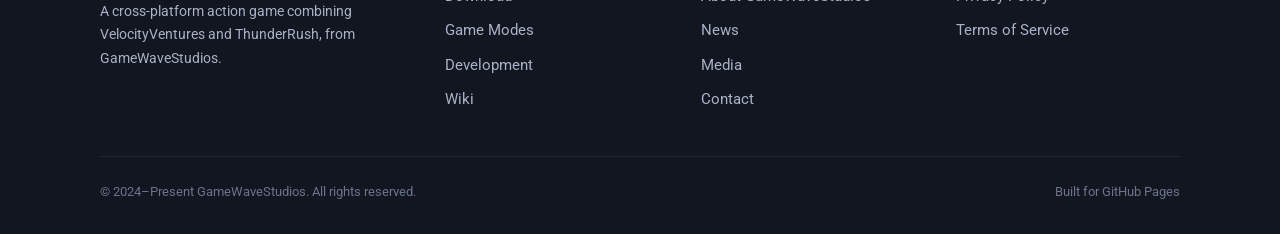
<file: terms.html>
<!DOCTYPE html>
<html lang="en">
<head>
<meta charset="UTF-8">
<meta name="viewport" content="width=device-width, initial-scale=1.0">
<title>Terms of Service | Overknight</title>
<meta name="description" content="Terms of service for Overknight and GameWaveStudios.">
<link rel="canonical" href="https://leslyleondev.github.io/overknight-website/terms.html">
<link rel="icon" type="image/png" href="assets/icons/icon.png">
<link rel="stylesheet" href="css/main.css">
<meta property="og:type" content="website">
<meta property="og:title" content="Terms of Service | Overknight">
<meta property="og:description" content="Terms of service for Overknight and GameWaveStudios.">
<meta property="og:image" content="https://leslyleondev.github.io/overknight-website/assets/img/social-share.jpg">
<meta property="og:url" content="https://leslyleondev.github.io/overknight-website/terms.html">
<meta name="twitter:card" content="summary_large_image">
<meta name="twitter:title" content="Terms of Service | Overknight">
<meta name="twitter:description" content="Terms of service for Overknight and GameWaveStudios.">
<meta name="twitter:image" content="https://leslyleondev.github.io/overknight-website/assets/img/social-share.jpg">
</head>
<body>

<header class="site-header">
  <nav class="nav">
    <a href="index.html" class="brand"><img src="assets/icons/icon.png" alt="Overknight icon" class="brand-mark"> Overknight</a>
    <ul class="nav-links">
      <li><a href="index.html">Home</a></li>
      <li><a href="download.html">Download</a></li>
      <li><a href="game-modes.html">Game Modes</a></li>
      <li><a href="media.html">Media</a></li>
      <li><a href="development.html">Development</a></li>
      <li><a href="news.html">News</a></li>
      <li><a href="wiki.html">Wiki</a></li>
      <li><a href="studio.html">GameWaveStudios</a></li>
      <li><a href="contact.html">Contact</a></li>
    </ul>
    <div class="nav-cta">
      <a href="download.html" class="btn btn-primary">Download</a>
      <button class="nav-toggle" aria-label="Toggle menu" aria-expanded="false">☰</button>
    </div>
  </nav>
</header>

<main>

  <section style="padding-top:9rem; padding-bottom:1rem;">
    <div class="wrap" style="max-width:760px;">
      <p class="eyebrow reveal">Legal</p>
      <h1 class="reveal" style="font-size:clamp(1.8rem,4vw,2.4rem);">Terms of Service</h1>
      <p class="reveal" style="margin-top:0.6rem; color:var(--text-dim); font-size:0.85rem;">Last updated: July 9, 2026</p>
    </div>
  </section>
  <section>
    <div class="wrap" style="max-width:760px;">
      <div class="panel reveal">
        <p style="margin-bottom:1.4rem;">These Terms of Service govern your use of Overknight, provided by GameWaveStudios. By downloading, installing, or playing Overknight, you agree to these terms.</p>

        <h3 style="color:var(--text-hi); margin-bottom:0.6rem;">Publisher Preview Status</h3>
        <p style="margin-bottom:1.4rem;">Overknight is in active development as a Publisher Preview build. Features, systems and content are subject to change without notice, and save data or progress may reset between updates.</p>

        <h3 style="color:var(--text-hi); margin-bottom:0.6rem;">License to Use</h3>
        <p style="margin-bottom:1.4rem;">GameWaveStudios grants you a personal, non-exclusive, non-transferable license to install and play Overknight for your own entertainment. You may not redistribute, resell, or claim ownership of the game or its assets.</p>

        <h3 style="color:var(--text-hi); margin-bottom:0.6rem;">Acceptable Use</h3>
        <p style="margin-bottom:1.4rem;">When playing Overknight, including any multiplayer modes, you agree not to cheat, exploit bugs to gain unfair advantage, harass other players, or attempt to disrupt the game's servers or other players' sessions. GameWaveStudios reserves the right to restrict access for accounts or devices that violate these rules.</p>

        <h3 style="color:var(--text-hi); margin-bottom:0.6rem;">In-Game Purchases and Currency</h3>
        <p style="margin-bottom:1.4rem;">Overknight may include in-game currency (such as OverCredits) and optional purchases. These have no real-world monetary value outside the game and are non-refundable except where required by law.</p>

        <h3 style="color:var(--text-hi); margin-bottom:0.6rem;">Disclaimer</h3>
        <p style="margin-bottom:1.4rem;">Overknight is provided "as is" during active development. GameWaveStudios makes no guarantee that the game will be uninterrupted, error-free, or compatible with every device.</p>

        <h3 style="color:var(--text-hi); margin-bottom:0.6rem;">Changes to These Terms</h3>
        <p style="margin-bottom:1.4rem;">These terms may be updated periodically as the game develops. We will post changes on this page, and the "Last updated" date above will reflect the latest revision.</p>

        <h3 style="color:var(--text-hi); margin-bottom:0.6rem;">Contact Us</h3>
        <p>If you have questions about these terms, contact us at <a href="mailto:gws.sovk@gmail.com">gws.sovk@gmail.com</a>, or through the <a href="contact.html">contact page</a>.</p>
      </div>
    </div>
  </section>

</main>

<footer class="site-footer">
  <div class="wrap">
    <div class="footer-grid">
      <div>
        <a href="index.html" class="brand" style="margin-bottom:1rem; display:flex;"><img src="assets/icons/icon.png" alt="Overknight icon" class="brand-mark"> Overknight</a>
        <p style="font-size:0.9rem;">A cross-platform action game combining VelocityVentures and ThunderRush, from GameWaveStudios.</p>
      </div>
      <div>
        <h4>Game</h4>
        <ul>
          <li><a href="download.html">Download</a></li>
          <li><a href="game-modes.html">Game Modes</a></li>
          <li><a href="development.html">Development</a></li>
          <li><a href="wiki.html">Wiki</a></li>
        </ul>
      </div>
      <div>
        <h4>Studio</h4>
        <ul>
          <li><a href="studio.html">About GameWaveStudios</a></li>
          <li><a href="news.html">News</a></li>
          <li><a href="media.html">Media</a></li>
          <li><a href="contact.html">Contact</a></li>
        </ul>
      </div>
      <div>
        <h4>Legal</h4>
        <ul>
          <li><a href="privacy.html">Privacy Policy</a></li>
          <li><a href="terms.html">Terms of Service</a></li>
        </ul>
      </div>
    </div>
    <div class="footer-bottom">
      <span>&copy; 2024&ndash;Present GameWaveStudios. All rights reserved.</span>
      <span>Built for GitHub Pages</span>
    </div>
  </div>
</footer>

<script src="js/main.js"></script>
</body>
</html>
</file>
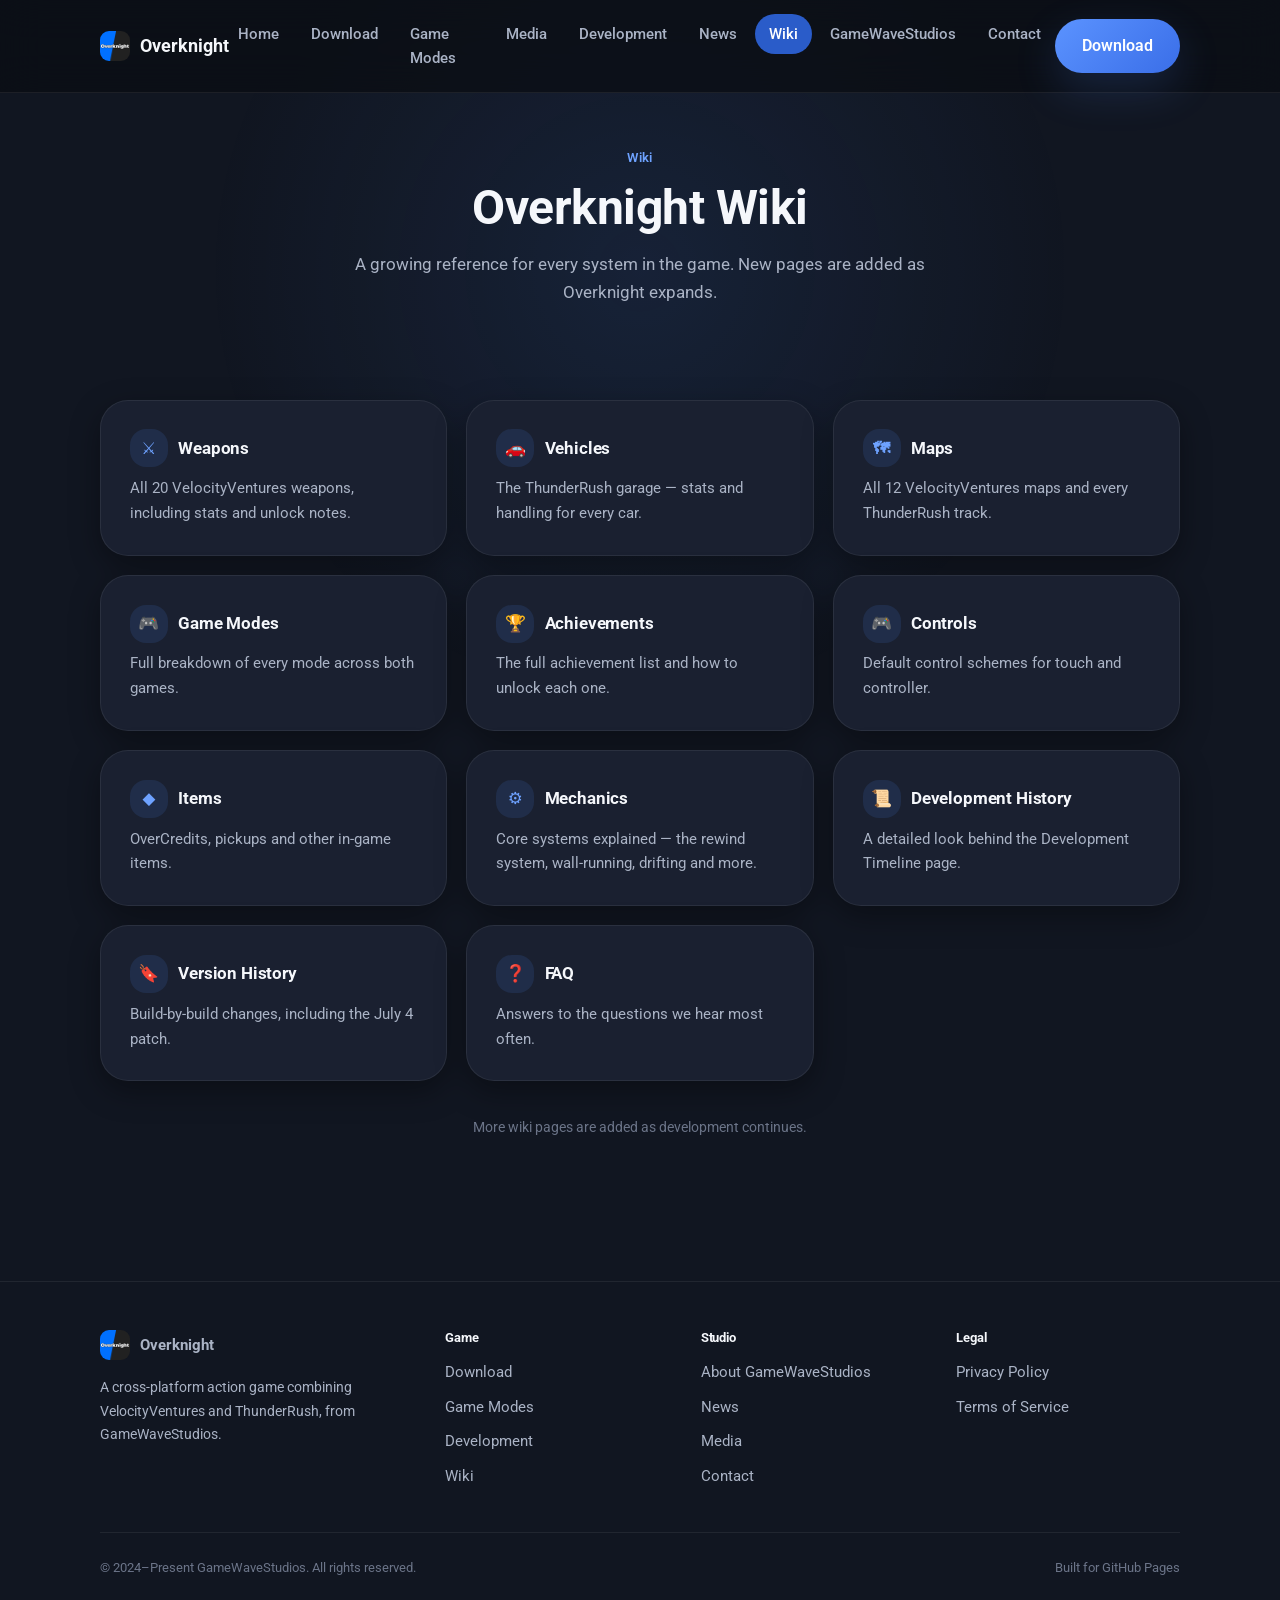
<file: wiki.html>
<!DOCTYPE html>
<html lang="en">
<head>
<meta charset="UTF-8">
<meta name="viewport" content="width=device-width, initial-scale=1.0">
<title>Overknight Wiki</title>
<meta name="description" content="The official Overknight wiki — weapons, vehicles, maps, game modes, achievements, controls and more.">
<link rel="canonical" href="https://leslyleondev.github.io/overknight-website/wiki.html">
<link rel="icon" type="image/png" href="assets/icons/icon.png">
<link rel="stylesheet" href="css/main.css">
<meta property="og:type" content="website">
<meta property="og:title" content="Overknight Wiki">
<meta property="og:description" content="The official Overknight wiki — weapons, vehicles, maps, game modes, achievements, controls and more.">
<meta property="og:image" content="https://leslyleondev.github.io/overknight-website/assets/img/social-share.jpg">
<meta property="og:url" content="https://leslyleondev.github.io/overknight-website/wiki.html">
<meta name="twitter:card" content="summary_large_image">
<meta name="twitter:title" content="Overknight Wiki">
<meta name="twitter:description" content="The official Overknight wiki — weapons, vehicles, maps, game modes, achievements, controls and more.">
<meta name="twitter:image" content="https://leslyleondev.github.io/overknight-website/assets/img/social-share.jpg">
</head>
<body>

<header class="site-header">
  <nav class="nav">
    <a href="index.html" class="brand"><img src="assets/icons/icon.png" alt="Overknight icon" class="brand-mark"> Overknight</a>
    <ul class="nav-links">
      <li><a href="index.html">Home</a></li>
      <li><a href="download.html">Download</a></li>
      <li><a href="game-modes.html">Game Modes</a></li>
      <li><a href="media.html">Media</a></li>
      <li><a href="development.html">Development</a></li>
      <li><a href="news.html">News</a></li>
      <li><a href="wiki.html">Wiki</a></li>
      <li><a href="studio.html">GameWaveStudios</a></li>
      <li><a href="contact.html">Contact</a></li>
    </ul>
    <div class="nav-cta">
      <a href="download.html" class="btn btn-primary">Download</a>
      <button class="nav-toggle" aria-label="Toggle menu" aria-expanded="false">☰</button>
    </div>
  </nav>
</header>

<main>

  <section style="padding-top:9rem; padding-bottom:1rem;">
    <div class="wrap text-center" style="max-width:700px;">
      <p class="eyebrow reveal">Wiki</p>
      <h1 class="reveal" style="font-size:clamp(2rem,5vw,3rem);">Overknight Wiki</h1>
      <p class="reveal" style="margin-top:1rem; font-size:1.05rem;">A growing reference for every system in the game. New pages are added as Overknight expands.</p>
    </div>
  </section>
  <section>
    <div class="wrap">
      <div class="grid-3">
        <a href="#" class="panel feature-card reveal" style="display:block;">
          <h3><span class="ic">&#9876;</span>Weapons</h3>
          <p>All 20 VelocityVentures weapons, including stats and unlock notes.</p>
        </a>
        <a href="#" class="panel feature-card reveal" style="display:block;">
          <h3><span class="ic">&#128663;</span>Vehicles</h3>
          <p>The ThunderRush garage &mdash; stats and handling for every car.</p>
        </a>
        <a href="#" class="panel feature-card reveal" style="display:block;">
          <h3><span class="ic">&#128506;</span>Maps</h3>
          <p>All 12 VelocityVentures maps and every ThunderRush track.</p>
        </a>
        <a href="#" class="panel feature-card reveal" style="display:block;">
          <h3><span class="ic">&#127918;</span>Game Modes</h3>
          <p>Full breakdown of every mode across both games.</p>
        </a>
        <a href="#" class="panel feature-card reveal" style="display:block;">
          <h3><span class="ic">&#127942;</span>Achievements</h3>
          <p>The full achievement list and how to unlock each one.</p>
        </a>
        <a href="#" class="panel feature-card reveal" style="display:block;">
          <h3><span class="ic">&#127918;</span>Controls</h3>
          <p>Default control schemes for touch and controller.</p>
        </a>
        <a href="#" class="panel feature-card reveal" style="display:block;">
          <h3><span class="ic">&#9670;</span>Items</h3>
          <p>OverCredits, pickups and other in-game items.</p>
        </a>
        <a href="#" class="panel feature-card reveal" style="display:block;">
          <h3><span class="ic">&#9881;</span>Mechanics</h3>
          <p>Core systems explained &mdash; the rewind system, wall-running, drifting and more.</p>
        </a>
        <a href="#" class="panel feature-card reveal" style="display:block;">
          <h3><span class="ic">&#128220;</span>Development History</h3>
          <p>A detailed look behind the Development Timeline page.</p>
        </a>
        <a href="#" class="panel feature-card reveal" style="display:block;">
          <h3><span class="ic">&#128278;</span>Version History</h3>
          <p>Build-by-build changes, including the July 4 patch.</p>
        </a>
        <a href="#" class="panel feature-card reveal" style="display:block;">
          <h3><span class="ic">&#10067;</span>FAQ</h3>
          <p>Answers to the questions we hear most often.</p>
        </a>
      </div>
      <p class="reveal" style="text-align:center; margin-top:2.2rem; font-size:0.9rem; color:var(--text-dim);">More wiki pages are added as development continues.</p>
    </div>
  </section>

</main>

<footer class="site-footer">
  <div class="wrap">
    <div class="footer-grid">
      <div>
        <a href="index.html" class="brand" style="margin-bottom:1rem; display:flex;"><img src="assets/icons/icon.png" alt="Overknight icon" class="brand-mark"> Overknight</a>
        <p style="font-size:0.9rem;">A cross-platform action game combining VelocityVentures and ThunderRush, from GameWaveStudios.</p>
      </div>
      <div>
        <h4>Game</h4>
        <ul>
          <li><a href="download.html">Download</a></li>
          <li><a href="game-modes.html">Game Modes</a></li>
          <li><a href="development.html">Development</a></li>
          <li><a href="wiki.html">Wiki</a></li>
        </ul>
      </div>
      <div>
        <h4>Studio</h4>
        <ul>
          <li><a href="studio.html">About GameWaveStudios</a></li>
          <li><a href="news.html">News</a></li>
          <li><a href="media.html">Media</a></li>
          <li><a href="contact.html">Contact</a></li>
        </ul>
      </div>
      <div>
        <h4>Legal</h4>
        <ul>
          <li><a href="privacy.html">Privacy Policy</a></li>
          <li><a href="terms.html">Terms of Service</a></li>
        </ul>
      </div>
    </div>
    <div class="footer-bottom">
      <span>&copy; 2024&ndash;Present GameWaveStudios. All rights reserved.</span>
      <span>Built for GitHub Pages</span>
    </div>
  </div>
</footer>

<script src="js/main.js"></script>
</body>
</html>
</file>
<file: css/main.css>
/* ============================================================
   OVERKNIGHT / GameWaveStudios — Design System v2
   One UI–inspired dark theme: deep navy/black, Samsung blue,
   large soft rounded corners, system font stack.
   ============================================================ */

@import url('https://fonts.googleapis.com/css2?family=Roboto:wght@400;500;600;700;900&display=swap');

:root {
  /* Color tokens — One UI dark */
  --bg-0:          #0a0d12;   /* deepest background */
  --bg-1:          #111621;   /* page background */
  --bg-card:       #1a2030;   /* card / sheet surface */
  --bg-card-hi:    #212940;   /* raised card / hover */
  --stroke:        rgba(255,255,255,0.07);
  --stroke-hi:      rgba(255,255,255,0.14);

  --blue:          #4c8dff;   /* Samsung-style accent blue */
  --blue-hi:       #6ea2ff;
  --blue-dim:      #2a5cc9;
  --grad-accent:   linear-gradient(135deg, #5b93ff 0%, #3a6ee8 100%);

  --text-hi:       #f5f7fb;
  --text-mid:      #aab3c5;
  --text-dim:      #6b7488;

  --ok:            #38d38f;
  --warn:          #ffb648;

  /* Radii — the signature: large, smooth, consistent */
  --r-xl: 28px;
  --r-lg: 22px;
  --r-md: 16px;
  --r-sm: 12px;
  --r-pill: 999px;

  --shadow-card: 0 10px 30px rgba(0,0,0,0.35);
  --shadow-float: 0 16px 44px rgba(76,141,255,0.18);

  --f-sys: 'Roboto', -apple-system, BlinkMacSystemFont, 'SF Pro Display', 'Segoe UI', system-ui, sans-serif;
}

* { box-sizing: border-box; margin: 0; padding: 0; }
html { scroll-behavior: smooth; }

body {
  background: var(--bg-1);
  color: var(--text-mid);
  font-family: var(--f-sys);
  line-height: 1.65;
  overflow-x: hidden;
  -webkit-font-smoothing: antialiased;
}

/* Ambient glow — soft, not gridded */
body::before {
  content: '';
  position: fixed;
  top: -20%; left: 50%;
  transform: translateX(-50%);
  width: 900px; height: 900px;
  background: radial-gradient(circle, rgba(76,141,255,0.10) 0%, transparent 68%);
  pointer-events: none;
  z-index: 0;
}

a { color: var(--blue-hi); text-decoration: none; }
a:hover { color: var(--text-hi); }
img { max-width: 100%; display: block; }

h1, h2, h3, h4 {
  font-family: var(--f-sys);
  color: var(--text-hi);
  font-weight: 700;
  letter-spacing: -0.01em;
  line-height: 1.15;
}

.eyebrow {
  display: inline-block;
  font-size: 0.8rem;
  font-weight: 600;
  letter-spacing: 0.02em;
  color: var(--blue-hi);
  margin-bottom: 0.75rem;
}

.section-head { max-width: 640px; margin: 0 0 2.4rem; }
.section-head h2 { font-size: clamp(1.7rem, 3.2vw, 2.4rem); }
.section-head p { margin-top: 0.8rem; color: var(--text-mid); font-size: 1.02rem; }

.wrap {
  max-width: 1160px;
  margin: 0 auto;
  padding: 0 clamp(1.2rem, 4vw, 2.5rem);
  position: relative;
  z-index: 1;
}

section { padding: clamp(3rem, 6vw, 5.5rem) 0; position: relative; z-index: 1; }

/* ---------- Buttons — One UI pill buttons ---------- */
.btn {
  display: inline-flex;
  align-items: center;
  gap: 0.5rem;
  font-family: var(--f-sys);
  font-weight: 600;
  font-size: 0.98rem;
  padding: 0.9rem 1.7rem;
  border: none;
  cursor: pointer;
  border-radius: var(--r-pill);
  transition: transform 0.16s ease, box-shadow 0.16s ease, background 0.16s ease, opacity 0.16s ease;
}
.btn:hover { transform: translateY(-1px); }
.btn-primary { background: var(--grad-accent); color: #fff; box-shadow: var(--shadow-float); }
.btn-primary:hover { filter: brightness(1.06); }
.btn-ghost {
  background: var(--bg-card);
  color: var(--text-hi);
  border: 1px solid var(--stroke-hi);
}
.btn-ghost:hover { background: var(--bg-card-hi); }
.btn-block { width: 100%; justify-content: center; }
.btn[disabled], .btn.is-disabled { opacity: 0.4; cursor: not-allowed; pointer-events: none; }

/* ---------- Card — signature surface ---------- */
.panel {
  background: var(--bg-card);
  border: 1px solid var(--stroke);
  border-radius: var(--r-xl);
  padding: 1.8rem;
  box-shadow: var(--shadow-card);
  transition: border-color 0.2s ease, transform 0.2s ease;
}
.panel:hover { border-color: var(--stroke-hi); }

/* ---------- Top Navigation ---------- */
.site-header {
  position: fixed;
  top: 0; left: 0; right: 0;
  z-index: 100;
  background: rgba(10,13,18,0.72);
  backdrop-filter: blur(20px);
  border-bottom: 1px solid var(--stroke);
}
.nav {
  display: flex;
  align-items: center;
  justify-content: space-between;
  padding: 0.85rem clamp(1.2rem, 4vw, 2.5rem);
  max-width: 1160px;
  margin: 0 auto;
}
.brand {
  display: flex;
  align-items: center;
  gap: 0.6rem;
  font-family: var(--f-sys);
  font-weight: 700;
  font-size: 1.12rem;
  color: var(--text-hi);
}
.brand-mark {
  width: 30px; height: 30px;
  border-radius: 9px;
  object-fit: cover;
  display: block;
  flex-shrink: 0;
}
.nav-links {
  display: flex;
  gap: 0.3rem;
  list-style: none;
  font-weight: 500;
  font-size: 0.92rem;
}
.nav-links a {
  color: var(--text-mid);
  padding: 0.5rem 0.85rem;
  border-radius: var(--r-pill);
  display: inline-block;
}
.nav-links a:hover { color: var(--text-hi); background: var(--bg-card); }
.nav-links a.active { color: #fff; background: var(--blue-dim); }
.nav-cta { display: flex; align-items: center; gap: 0.8rem; }
.nav-toggle {
  display: none;
  background: var(--bg-card);
  border: 1px solid var(--stroke-hi);
  color: var(--text-hi);
  width: 42px; height: 40px;
  border-radius: var(--r-md);
  cursor: pointer;
  font-size: 1.1rem;
}

@media (max-width: 940px) {
  .nav-links {
    position: fixed;
    top: 64px; left: 0.8rem; right: 0.8rem;
    flex-direction: column;
    gap: 0.2rem;
    background: var(--bg-card);
    border: 1px solid var(--stroke);
    border-radius: var(--r-lg);
    padding: 0.5rem;
    max-height: 0;
    overflow: hidden;
    opacity: 0;
    transition: max-height 0.28s ease, opacity 0.2s ease;
    box-shadow: var(--shadow-card);
  }
  .nav-links.open { max-height: 560px; opacity: 1; }
  .nav-links a { display: block; padding: 0.85rem 1rem; border-radius: var(--r-md); }
  .nav-toggle { display: block; }
  .nav-cta .btn:not(.nav-toggle) { display: none; }
}

/* ---------- Stat row ---------- */
.stat-row {
  display: grid;
  grid-template-columns: repeat(5, 1fr);
  gap: 0.7rem;
  margin-top: 2.6rem;
}
.stat-cell {
  background: var(--bg-card);
  border: 1px solid var(--stroke);
  border-radius: var(--r-lg);
  padding: 1.2rem 1rem;
  text-align: center;
}
.stat-cell .k {
  font-size: 0.72rem;
  font-weight: 600;
  text-transform: uppercase;
  letter-spacing: 0.04em;
  color: var(--text-dim);
  margin-bottom: 0.4rem;
}
.stat-cell .v { font-weight: 700; color: var(--text-hi); font-size: 1rem; }
@media (max-width: 800px) { .stat-row { grid-template-columns: repeat(2, 1fr); } }

/* ---------- Grids ---------- */
.grid-3 { display: grid; grid-template-columns: repeat(3, 1fr); gap: 1.2rem; }
.grid-2 { display: grid; grid-template-columns: repeat(2, 1fr); gap: 1.2rem; }
@media (max-width: 900px) { .grid-3 { grid-template-columns: repeat(2, 1fr); } }
@media (max-width: 640px) { .grid-3, .grid-2 { grid-template-columns: 1fr; } }

.feature-card h3 {
  font-size: 1.05rem;
  margin-bottom: 0.55rem;
  display: flex; align-items: center; gap: 0.65rem;
}
.feature-card .ic {
  width: 38px; height: 38px;
  flex-shrink: 0;
  background: rgba(76,141,255,0.12);
  border-radius: var(--r-md);
  display: flex; align-items: center; justify-content: center;
  color: var(--blue-hi);
  font-size: 1.05rem;
}
.feature-card p { font-size: 0.94rem; color: var(--text-mid); }
.tag {
  display: inline-block;
  font-size: 0.7rem;
  font-weight: 600;
  padding: 0.28rem 0.65rem;
  border-radius: var(--r-pill);
  background: rgba(76,141,255,0.15);
  color: var(--blue-hi);
  margin-top: 0.8rem;
}
.tag.soon { color: var(--text-dim); background: rgba(255,255,255,0.05); }
.tag.done { color: var(--ok); background: rgba(56,211,143,0.12); }

/* ---------- Media frame — for real screenshots ---------- */
.shot {
  border-radius: var(--r-lg);
  overflow: hidden;
  border: 1px solid var(--stroke);
  background: var(--bg-0);
}
.shot img { width: 100%; height: 100%; object-fit: cover; display: block; }
.shot-caption {
  font-size: 0.82rem;
  color: var(--text-dim);
  margin-top: 0.6rem;
  text-align: center;
}

/* ---------- Placeholder art blocks (only where no real art exists) ---------- */
.art-block {
  aspect-ratio: 16/9;
  background: linear-gradient(160deg, var(--bg-card-hi), var(--bg-0));
  border: 1px solid var(--stroke);
  border-radius: var(--r-lg);
  display: flex; align-items: center; justify-content: center;
  color: var(--text-dim);
  font-size: 0.8rem;
  font-weight: 500;
  text-align: center;
  padding: 1rem;
}

/* ---------- Footer ---------- */
.site-footer {
  border-top: 1px solid var(--stroke);
  padding: 3rem 0 2rem;
  margin-top: 4rem;
  position: relative; z-index: 1;
}
.footer-grid {
  display: grid;
  grid-template-columns: 1.4fr 1fr 1fr 1fr;
  gap: 2rem;
  margin-bottom: 2.2rem;
}
.footer-grid h4 {
  font-size: 0.82rem;
  font-weight: 700;
  color: var(--text-hi);
  margin-bottom: 0.9rem;
}
.footer-grid ul { list-style: none; }
.footer-grid li { margin-bottom: 0.5rem; }
.footer-grid a { color: var(--text-mid); font-size: 0.92rem; }
.footer-grid a:hover { color: var(--blue-hi); }
.footer-bottom {
  display: flex; justify-content: space-between; align-items: center;
  padding-top: 1.5rem;
  border-top: 1px solid var(--stroke);
  font-size: 0.82rem;
  color: var(--text-dim);
  flex-wrap: wrap; gap: 1rem;
}
@media (max-width: 800px) { .footer-grid { grid-template-columns: 1fr 1fr; } }

/* ---------- Changelog list (patch notes) ---------- */
.change-list { list-style: none; }
.change-list li {
  display: flex;
  align-items: flex-start;
  gap: 0.75rem;
  padding: 0.65rem 0;
  border-bottom: 1px solid var(--stroke);
  font-size: 0.95rem;
  color: var(--text-mid);
}
.change-list li:last-child { border-bottom: none; }
.change-list .dot-done {
  flex-shrink: 0;
  width: 20px; height: 20px;
  border-radius: 50%;
  background: rgba(56,211,143,0.15);
  color: var(--ok);
  display: flex; align-items: center; justify-content: center;
  font-size: 0.7rem;
  margin-top: 0.1rem;
}
.change-list .dot-progress {
  flex-shrink: 0;
  width: 20px; height: 20px;
  border-radius: 50%;
  background: rgba(255,182,72,0.15);
  color: var(--warn);
  display: flex; align-items: center; justify-content: center;
  font-size: 0.7rem;
  margin-top: 0.1rem;
}

/* ---------- Utility ---------- */
.text-center { text-align: center; margin-left: auto; margin-right: auto; }
.mt-lg { margin-top: 2.6rem; }
.reveal { opacity: 0; transform: translateY(16px); transition: opacity 0.55s ease, transform 0.55s ease; }
.reveal.in { opacity: 1; transform: translateY(0); }
@media (prefers-reduced-motion: reduce) {
  .reveal { opacity: 1; transform: none; transition: none; }
  html { scroll-behavior: auto; }
}

::selection { background: var(--blue); color: #fff; }
::-webkit-scrollbar { width: 10px; }
::-webkit-scrollbar-track { background: var(--bg-1); }
::-webkit-scrollbar-thumb { background: var(--blue-dim); border-radius: var(--r-pill); border: 2px solid var(--bg-1); }
</file>
